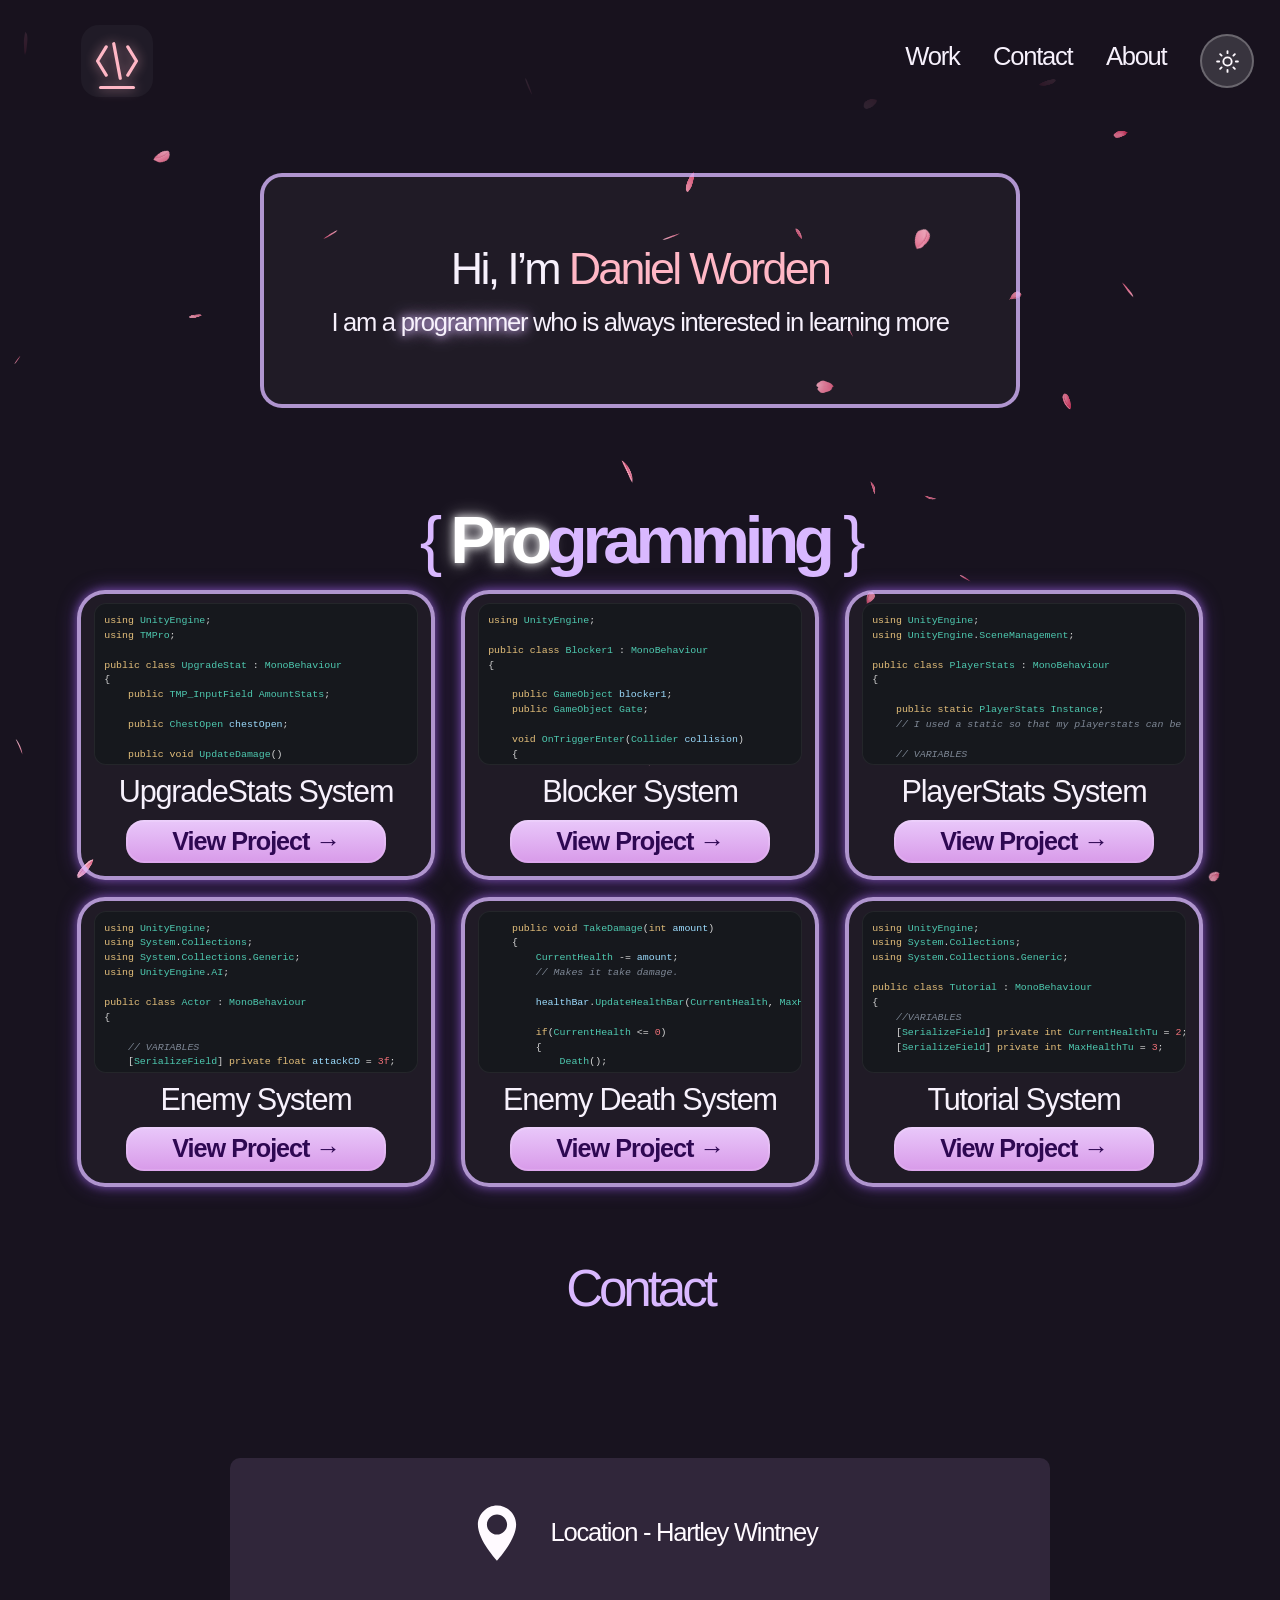
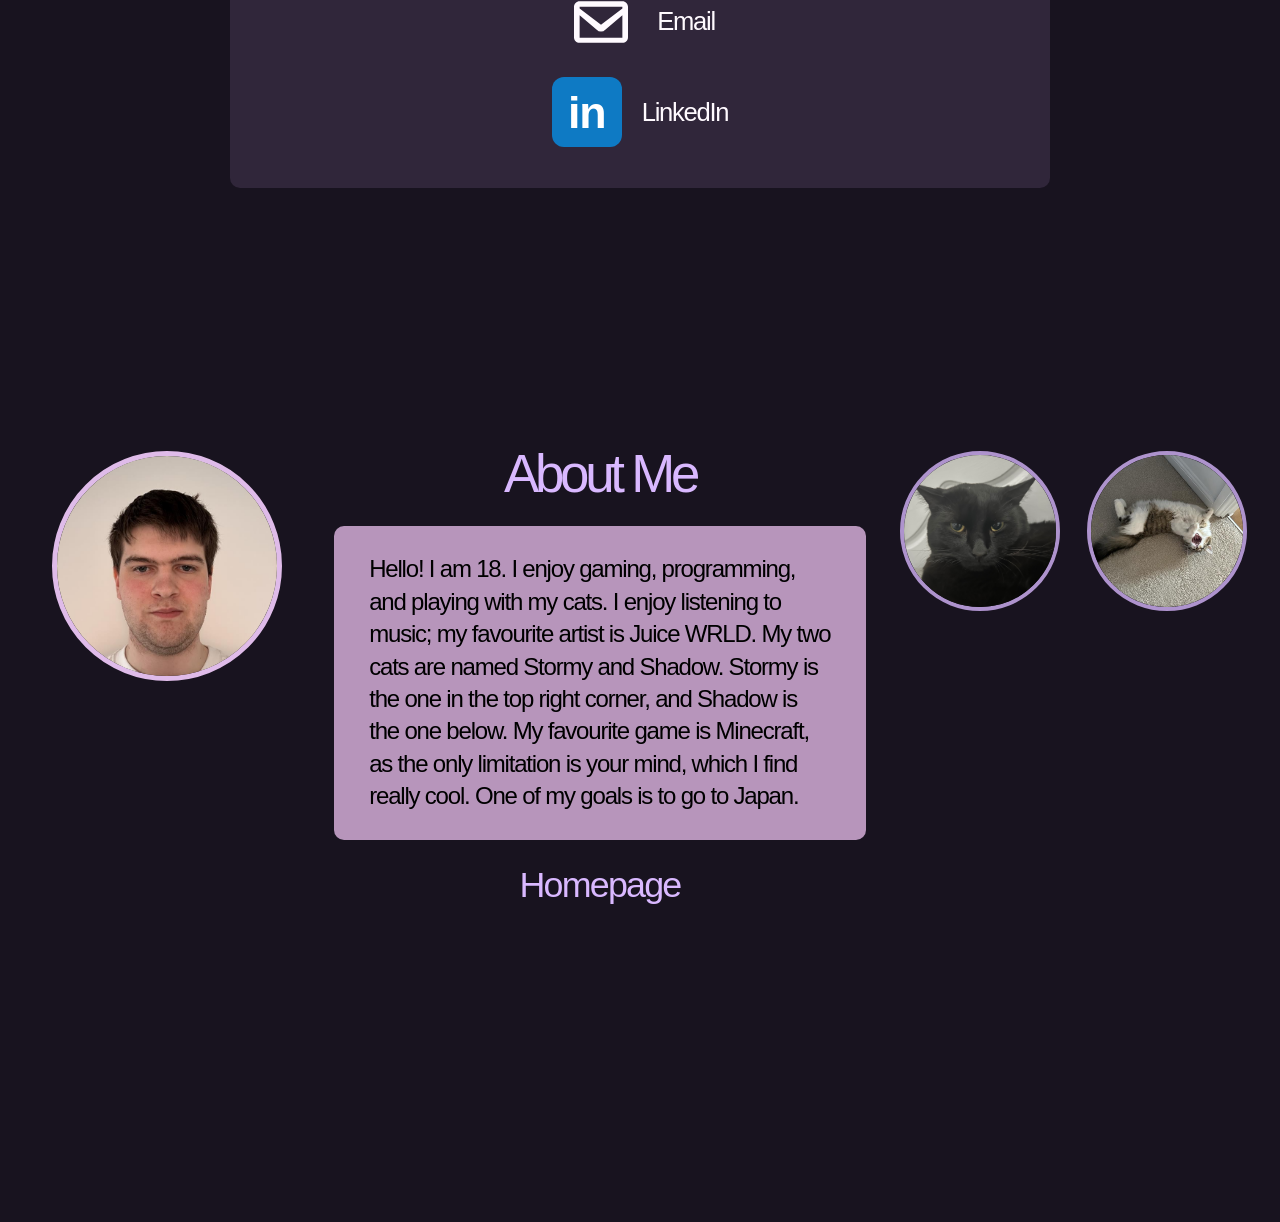
<file: index.html>
<!doctype html>
<html lang="en">
  <head>
    <meta charset="utf-8">
    <meta name="viewport" content="width=device-width, initial-scale=1">
    <meta name="theme-color" content="#43006c">
    <title>Portfolio | Daniel Worden</title>
    <meta name="description" content="Daniel Worden portfolio homepage">
    <link rel="stylesheet" href="css/styles.css?v=20261013h">
  </head>
  <body>
    <canvas class="sakura-canvas" aria-hidden="true"></canvas>

    <header class="site-header">
      <div class="brand-wrap">
        <a class="home-button" href="#home" aria-label="Go to homepage">
          <svg viewBox="0 0 100 100" aria-hidden="true" focusable="false">
            <path d="M30 24L14 50L30 76M70 24L86 50L70 76M44 18L56 82"/>
          </svg>
        </a>
      </div>

      <nav class="site-nav" aria-label="Main navigation">
        <a class="nav-link" href="#work">Work</a>
        <a class="nav-link" href="#contact">Contact</a>
        <a class="nav-link" href="#about">About</a>
        <button class="settings-button" type="button" aria-label="Switch to light mode" title="Switch to light mode">
          <svg class="theme-icon" viewBox="0 0 24 24" aria-hidden="true" focusable="false">
            <circle class="sun-core" cx="12" cy="12" r="4" />
            <path class="sun-rays" d="M12 2v2m0 16v2M4.93 4.93l1.42 1.42m11.3 11.3 1.42 1.42M2 12h2m16 0h2M4.93 19.07l1.42-1.42m11.3-11.3 1.42-1.42" />
            <path class="moon-shape" d="M20.2 15.1A8.5 8.5 0 0 1 8.9 3.8 8.5 8.5 0 1 0 20.2 15.1Z" />
          </svg>
        </button>
      </nav>
    </header>

    <main>
      <section id="home" class="panel home-panel">
        <div class="hero-card">
          <h1>Hi, I’m <span>Daniel Worden</span></h1>
          <p>
            I am a <span class="glow-word">programmer</span> who is always interested in learning more
          </p>
        </div>
      </section>

      <section id="work" class="panel work-panel">
        <h2 class="section-title">{ <span><span class="pro-highlight">Pro</span>gramming</span> }</h2>

        <div class="project-grid" aria-label="Programming work examples">
          <article class="project-card">
            <div class="project-preview preview-one code-preview" aria-hidden="true">
              <pre><code><span class="c-keyword">using</span> <span class="c-type">UnityEngine</span>;
<span class="c-keyword">using</span> <span class="c-type">TMPro</span>;

<span class="c-keyword">public</span> <span class="c-keyword">class</span> <span class="c-type">UpgradeStat</span> : <span class="c-type">MonoBehaviour</span>
{
    <span class="c-keyword">public</span> <span class="c-type">TMP_InputField</span> <span class="c-type">AmountStats</span>;

    <span class="c-keyword">public</span> <span class="c-type">ChestOpen</span> <span class="c-name">chestOpen</span>;

    <span class="c-keyword">public</span> <span class="c-keyword">void</span> <span class="c-type">UpdateDamage</span>()
    {
        <span class="c-keyword">if</span> (<span class="c-keyword">int</span>.<span class="c-type">TryParse</span>(<span class="c-type">AmountStats</span>.<span class="c-name">text</span>, <span class="c-keyword">out</span> <span class="c-keyword">int</span> <span class="c-name">amount</span>))
        {
            <span class="c-keyword">if</span> (<span class="c-type">StatsUI</span>.<span class="c-type">Points</span> &gt;= <span class="c-name">amount</span>) <span class="c-comment">// Checks to see if you have atleast one point</span>
            {
                <span class="c-name">chestOpen</span>.<span class="c-name">initialDamage</span> += <span class="c-number">1</span> * <span class="c-name">amount</span>;
                <span class="c-type">StatManager</span>.<span class="c-type">Instance</span>.<span class="c-name">damage</span> += <span class="c-number">1</span> * <span class="c-name">amount</span>;<span class="c-comment">// Goes to your statmanager script and adds + 1 to your speed variable</span>
                <span class="c-type">StatsUI</span>.<span class="c-type">Points</span> -= <span class="c-name">amount</span>;
            }
        }
    }

    <span class="c-keyword">public</span> <span class="c-keyword">void</span> <span class="c-type">UpdateSpeed</span>()
    {
        <span class="c-keyword">if</span> (<span class="c-keyword">int</span>.<span class="c-type">TryParse</span>(<span class="c-type">AmountStats</span>.<span class="c-name">text</span>, <span class="c-keyword">out</span> <span class="c-keyword">int</span> <span class="c-name">amount</span>))
        {
            <span class="c-keyword">if</span> (<span class="c-type">StatsUI</span>.<span class="c-type">Points</span> &gt;= <span class="c-name">amount</span>) <span class="c-comment">// Checks to see if you have atleast one point</span>
            {
                <span class="c-name">chestOpen</span>.<span class="c-name">initialSpeed</span> += <span class="c-number">1</span> * <span class="c-name">amount</span>;
                <span class="c-type">StatManager</span>.<span class="c-type">Instance</span>.<span class="c-type">MovementSpeed</span> += <span class="c-number">1</span> * <span class="c-name">amount</span>;<span class="c-comment">// Goes to your statmanager script and adds + 1 to your speed variable</span>
                <span class="c-type">StatsUI</span>.<span class="c-type">Points</span> -= <span class="c-name">amount</span>;
            }
        }
    }

    <span class="c-keyword">public</span> <span class="c-keyword">void</span> <span class="c-type">UpdateHealth</span>()
    {
        <span class="c-keyword">if</span> (<span class="c-keyword">int</span>.<span class="c-type">TryParse</span>(<span class="c-type">AmountStats</span>.<span class="c-name">text</span>, <span class="c-keyword">out</span> <span class="c-keyword">int</span> <span class="c-name">amount</span>))
        {
            <span class="c-keyword">if</span> (<span class="c-type">StatsUI</span>.<span class="c-type">Points</span> &gt;= <span class="c-name">amount</span>) <span class="c-comment">// Checks to see if you have atleast one point</span>
            {
                <span class="c-type">PlayerStats</span>.<span class="c-type">Instance</span>.<span class="c-name">maxHealth</span> += <span class="c-number">10</span> * <span class="c-name">amount</span>; <span class="c-comment">// Goes to your statmanager script and adds + 10 to your maxhealth variable</span>
                <span class="c-type">PlayerStats</span>.<span class="c-type">Instance</span>.<span class="c-name">currentHealth</span> += <span class="c-number">10</span> * <span class="c-name">amount</span>; <span class="c-comment">// Goes to your statmanager script and adds + 10 to your currenthealth variable</span>
                <span class="c-name">chestOpen</span>.<span class="c-name">initialHealth</span> += <span class="c-number">10</span> * <span class="c-name">amount</span>;
                <span class="c-type">PlayerStats</span>.<span class="c-type">Instance</span>.<span class="c-name">healthBar</span>.<span class="c-type">SetSliderMax</span>(<span class="c-type">PlayerStats</span>.<span class="c-type">Instance</span>.<span class="c-name">maxHealth</span>); <span class="c-comment">// Updates the slider max to make it so you can have more health</span>
                <span class="c-type">PlayerStats</span>.<span class="c-type">Instance</span>.<span class="c-name">healthBar</span>.<span class="c-type">SetSlider</span>(<span class="c-type">PlayerStats</span>.<span class="c-type">Instance</span>.<span class="c-name">currentHealth</span>); <span class="c-comment">// Updates the currenthealth variable from the playerstats script</span>
                <span class="c-type">StatsUI</span>.<span class="c-type">Points</span> -= <span class="c-name">amount</span>;
            }
        }

    }
}</code></pre>
            </div>
            <div class="project-label">UpgradeStats System</div>
            <a class="project-link" href="projects/project-1.html">View Project <span>→</span></a>
          </article>

          <article class="project-card">
            <div class="project-preview preview-two code-preview" aria-hidden="true">
              <pre><code><span class="c-keyword">using</span> <span class="c-type">UnityEngine</span>;

<span class="c-keyword">public</span> <span class="c-keyword">class</span> <span class="c-type">Blocker1</span> : <span class="c-type">MonoBehaviour</span>
{

    <span class="c-keyword">public</span> <span class="c-type">GameObject</span> <span class="c-name">blocker1</span>;
    <span class="c-keyword">public</span> <span class="c-type">GameObject</span> <span class="c-type">Gate</span>;

    <span class="c-keyword">void</span> <span class="c-type">OnTriggerEnter</span>(<span class="c-type">Collider</span> <span class="c-name">collision</span>)
    {
        <span class="c-keyword">if</span>(!<span class="c-name">collision</span>.<span class="c-type">CompareTag</span>(<span class="c-string">&quot;Player&quot;</span>)) <span class="c-keyword">return</span>;
        {
            <span class="c-type">Gate</span>.<span class="c-type">SetActive</span>(<span class="c-number">false</span>);
            <span class="c-name">blocker1</span>.<span class="c-type">SetActive</span>(<span class="c-number">true</span>);
        }
    }

}</code></pre>
            </div>
            <div class="project-label">Blocker System</div>
            <a class="project-link" href="projects/project-2.html">View Project <span>→</span></a>
          </article>

          <article class="project-card">
            <div class="project-preview preview-three code-preview" aria-hidden="true">
              <pre><code><span class="c-keyword">using</span> <span class="c-type">UnityEngine</span>;
<span class="c-keyword">using</span> <span class="c-type">UnityEngine</span>.<span class="c-type">SceneManagement</span>;

<span class="c-keyword">public</span> <span class="c-keyword">class</span> <span class="c-type">PlayerStats</span> : <span class="c-type">MonoBehaviour</span>
{

    <span class="c-keyword">public</span> <span class="c-keyword">static</span> <span class="c-type">PlayerStats</span> <span class="c-type">Instance</span>;
    <span class="c-comment">// I used a static so that my playerstats can be accessed from other scripts.</span>

    <span class="c-comment">// VARIABLES</span>
    <span class="c-keyword">public</span> <span class="c-keyword">float</span> <span class="c-name">maxHealth</span> = <span class="c-number">100f</span>;
    <span class="c-keyword">public</span> <span class="c-keyword">float</span> <span class="c-name">currentHealth</span>;
    <span class="c-keyword">public</span> <span class="c-keyword">float</span> <span class="c-type">MaxHealth</span> =&gt; <span class="c-name">maxHealth</span>;
    <span class="c-keyword">public</span> <span class="c-keyword">float</span> <span class="c-type">CurrentHealth</span> =&gt; <span class="c-name">currentHealth</span>;

    <span class="c-keyword">public</span> <span class="c-type">HealthBar</span> <span class="c-name">healthBar</span>; <span class="c-comment">// Lets you assign a healthbar in the inspector</span>

    <span class="c-keyword">private</span> <span class="c-keyword">void</span> <span class="c-type">Start</span>()
    {
        <span class="c-name">currentHealth</span> = <span class="c-name">maxHealth</span>;
        <span class="c-name">healthBar</span>.<span class="c-type">SetSliderMax</span>(<span class="c-name">maxHealth</span>);
        <span class="c-comment">// At the start of the game the current health is set to the max health</span>
    }
    <span class="c-keyword">private</span> <span class="c-keyword">void</span> <span class="c-type">Update</span>()
    {
        <span class="c-keyword">if</span> (<span class="c-name">currentHealth</span> &gt; <span class="c-name">maxHealth</span>)
            <span class="c-name">currentHealth</span> = <span class="c-name">maxHealth</span>;
        <span class="c-keyword">if</span> (<span class="c-name">currentHealth</span> &lt;= <span class="c-number">0</span>)
            <span class="c-type">Die</span>();
        <span class="c-comment">// Makes it so if current health reachs bellow 0 or 0 you die</span>
    }
    <span class="c-keyword">public</span> <span class="c-keyword">void</span> <span class="c-type">TakeDamage</span>(<span class="c-keyword">float</span> <span class="c-name">amount</span>)
    {
        <span class="c-name">currentHealth</span> -= <span class="c-name">amount</span>;
        <span class="c-name">healthBar</span>.<span class="c-type">SetSlider</span>(<span class="c-name">currentHealth</span>);
        <span class="c-comment">// This method is used to update the healthbar and is used to take damage</span>

    }
    <span class="c-keyword">public</span> <span class="c-keyword">void</span> <span class="c-type">HealPlayer</span>(<span class="c-keyword">float</span> <span class="c-name">amount</span>)
    {
        <span class="c-name">currentHealth</span> += <span class="c-name">amount</span>;
        <span class="c-name">healthBar</span>.<span class="c-type">SetSlider</span>(<span class="c-name">currentHealth</span>);
        <span class="c-comment">// This method is used to heal the player and update the health bar</span>
    }
    <span class="c-keyword">private</span> <span class="c-keyword">void</span> <span class="c-type">Die</span>()
    {
        <span class="c-type">UnityEngine</span>.<span class="c-type">SceneManagement</span>.<span class="c-type">SceneManager</span>.<span class="c-type">LoadScene</span>(<span class="c-string">&quot;End Menu&quot;</span>); <span class="c-comment">// Goes to my End Menu scene</span>
        <span class="c-type">Cursor</span>.<span class="c-name">visible</span> = <span class="c-number">true</span>; <span class="c-comment">// Sets my cursor visiblity to true</span>
        <span class="c-type">Cursor</span>.<span class="c-name">lockState</span> = <span class="c-type">CursorLockMode</span>.<span class="c-type">None</span>; <span class="c-comment">// This unlocks my cursor</span>
    }

    <span class="c-keyword">private</span> <span class="c-keyword">void</span> <span class="c-type">Awake</span>()
    {
        <span class="c-keyword">if</span>(<span class="c-type">Instance</span> == <span class="c-number">null</span>)
        <span class="c-type">Instance</span> = <span class="c-keyword">this</span>;
        <span class="c-keyword">else</span>
        <span class="c-type">Destroy</span>(<span class="c-name">gameObject</span>); <span class="c-comment">// Destroys the gameobject</span>
        <span class="c-comment">// Makes it so that there can&#x27;t be more than one playerstats in my game.</span>
    }
}</code></pre>
            </div>
            <div class="project-label">PlayerStats System</div>
            <a class="project-link" href="projects/project-3.html">View Project <span>→</span></a>
          </article>

          <article class="project-card">
            <div class="project-preview preview-four code-preview" aria-hidden="true">
              <pre><code><span class="c-keyword">using</span> <span class="c-type">UnityEngine</span>;
<span class="c-keyword">using</span> <span class="c-type">System</span>.<span class="c-type">Collections</span>;
<span class="c-keyword">using</span> <span class="c-type">System</span>.<span class="c-type">Collections</span>.<span class="c-type">Generic</span>;
<span class="c-keyword">using</span> <span class="c-type">UnityEngine</span>.<span class="c-type">AI</span>;

<span class="c-keyword">public</span> <span class="c-keyword">class</span> <span class="c-type">Actor</span> : <span class="c-type">MonoBehaviour</span>
{

    <span class="c-comment">// VARIABLES</span>
    [<span class="c-type">SerializeField</span>] <span class="c-keyword">private</span> <span class="c-keyword">float</span> <span class="c-name">attackCD</span> = <span class="c-number">3f</span>;
    [<span class="c-type">SerializeField</span>] <span class="c-keyword">private</span> <span class="c-keyword">float</span> <span class="c-name">attackRange</span> = <span class="c-number">1f</span>;
    [<span class="c-type">SerializeField</span>] <span class="c-keyword">private</span> <span class="c-keyword">float</span> <span class="c-name">aggroRange</span> = <span class="c-number">4f</span>;
    [<span class="c-type">SerializeField</span>] <span class="c-keyword">private</span> <span class="c-keyword">int</span> <span class="c-type">CurrentHealth</span> = <span class="c-number">2</span>;
    [<span class="c-type">SerializeField</span>] <span class="c-keyword">private</span> <span class="c-keyword">int</span> <span class="c-type">MaxHealth</span> = <span class="c-number">3</span>;
    [<span class="c-type">SerializeField</span>] <span class="c-keyword">private</span> <span class="c-keyword">int</span> <span class="c-type">ExpAmount</span>;
    <span class="c-keyword">public</span> <span class="c-keyword">float</span> <span class="c-type">DropChance</span> = <span class="c-number">1</span>;

    <span class="c-keyword">private</span> <span class="c-keyword">float</span> <span class="c-name">timePassed</span>;
    <span class="c-keyword">private</span> <span class="c-keyword">float</span> <span class="c-name">newDestinationCD</span> = <span class="c-number">0.5f</span>;

    [<span class="c-type">Header</span>(<span class="c-string">&quot;Assign in inspector&quot;</span>)]
    <span class="c-keyword">public</span> <span class="c-type">GameObject</span> <span class="c-type">Chest</span>;
    <span class="c-keyword">public</span> <span class="c-type">NavMeshAgent</span> <span class="c-name">agent</span>;
    <span class="c-keyword">public</span> <span class="c-type">Animator</span> <span class="c-name">animator</span>;
    <span class="c-keyword">public</span> <span class="c-type">GameObject</span> <span class="c-name">player</span>;
    <span class="c-keyword">public</span> <span class="c-type">FloatingHealthBar</span> <span class="c-name">healthBar</span>;


    <span class="c-keyword">private</span> <span class="c-keyword">void</span> <span class="c-type">Start</span>()
    {
        <span class="c-name">animator</span> = <span class="c-type">GetComponent</span>&lt;<span class="c-type">Animator</span>&gt;(); <span class="c-comment">// Finds where the animator component is</span>
        <span class="c-name">agent</span> = <span class="c-type">GetComponent</span>&lt;<span class="c-type">NavMeshAgent</span>&gt;(); <span class="c-comment">// Finds where the agent component is</span>
        <span class="c-name">player</span> = <span class="c-type">GameObject</span>.<span class="c-type">FindWithTag</span>(<span class="c-string">&quot;Player&quot;</span>); <span class="c-comment">// Find where the gameobject player with the tag player is</span>
        <span class="c-name">healthBar</span>.<span class="c-type">UpdateHealthBar</span>(<span class="c-type">CurrentHealth</span>, <span class="c-type">MaxHealth</span>); <span class="c-comment">// Updates the health bar at the start</span>
    }

    <span class="c-keyword">private</span> <span class="c-keyword">void</span> <span class="c-type">Update</span>()
    {
        <span class="c-name">animator</span>.<span class="c-type">SetFloat</span>(<span class="c-string">&quot;speed&quot;</span>, <span class="c-name">agent</span>.<span class="c-name">velocity</span>.<span class="c-name">magnitude</span> / <span class="c-name">agent</span>.<span class="c-name">speed</span>); <span class="c-comment">// Enables the float speed in the animator controller</span>

        <span class="c-keyword">if</span>(<span class="c-name">timePassed</span> &gt;= <span class="c-name">attackCD</span>) <span class="c-comment">// Checks if the cooldown is over</span>
        {
            <span class="c-keyword">if</span> (<span class="c-type">Vector3</span>.<span class="c-type">Distance</span>(<span class="c-name">player</span>.<span class="c-name">transform</span>.<span class="c-name">position</span>, <span class="c-name">transform</span>.<span class="c-name">position</span>) &lt;= <span class="c-name">aggroRange</span>)
            {
                <span class="c-name">animator</span>.<span class="c-type">SetTrigger</span>(<span class="c-string">&quot;attack&quot;</span>); <span class="c-comment">// Changes the animaton to attack</span>
                <span class="c-name">timePassed</span> = <span class="c-number">0</span>;
            }
        }
        <span class="c-name">timePassed</span> += <span class="c-type">Time</span>.<span class="c-name">deltaTime</span>;

        <span class="c-keyword">if</span> (<span class="c-name">newDestinationCD</span> &lt;= <span class="c-number">0</span> &amp;&amp; <span class="c-type">Vector3</span>.<span class="c-type">Distance</span>(<span class="c-name">player</span>.<span class="c-name">transform</span>.<span class="c-name">position</span>, <span class="c-name">transform</span>.<span class="c-name">position</span>) &lt;= <span class="c-name">aggroRange</span>)
        {
            <span class="c-name">newDestinationCD</span> = <span class="c-number">0.5f</span>;
            <span class="c-name">agent</span>.<span class="c-type">SetDestination</span>(<span class="c-name">player</span>.<span class="c-name">transform</span>.<span class="c-name">position</span>);
        }
        <span class="c-name">newDestinationCD</span> -= <span class="c-type">Time</span>.<span class="c-name">deltaTime</span>;
        <span class="c-comment">//transform.LookAt(player.transform);</span>
    }


    <span class="c-keyword">void</span> <span class="c-type">Awake</span>()
    {
        <span class="c-type">CurrentHealth</span> = <span class="c-type">MaxHealth</span>;
        <span class="c-comment">// Sets hp at the start.</span>

        <span class="c-name">healthBar</span> = <span class="c-type">GetComponentInChildren</span>&lt;<span class="c-type">FloatingHealthBar</span>&gt;(); <span class="c-comment">// Finds the health bar script</span>
    }
}</code></pre>
            </div>
            <div class="project-label">Enemy System</div>
            <a class="project-link" href="projects/project-4.html">View Project <span>→</span></a>
          </article>

          <article class="project-card">
            <div class="project-preview preview-five code-preview" aria-hidden="true">
              <pre><code>    <span class="c-keyword">public</span> <span class="c-keyword">void</span> <span class="c-type">TakeDamage</span>(<span class="c-keyword">int</span> <span class="c-name">amount</span>)
    {
        <span class="c-type">CurrentHealth</span> -= <span class="c-name">amount</span>;
        <span class="c-comment">// Makes it take damage.</span>

        <span class="c-name">healthBar</span>.<span class="c-type">UpdateHealthBar</span>(<span class="c-type">CurrentHealth</span>, <span class="c-type">MaxHealth</span>);

        <span class="c-keyword">if</span>(<span class="c-type">CurrentHealth</span> &lt;= <span class="c-number">0</span>)
        {
            <span class="c-type">Death</span>();
            <span class="c-type">ExpManager</span>.<span class="c-type">Instance</span>.<span class="c-type">AddExperience</span>(<span class="c-type">ExpAmount</span>);
            <span class="c-comment">// Call Death method when it hits 0 hp.</span>
        }
    }

    <span class="c-keyword">void</span> <span class="c-type">Death</span>()
    {
        <span class="c-type">KillManager</span>.<span class="c-type">PrintEnemyCount</span>();

        <span class="c-keyword">if</span> (<span class="c-type">Random</span>.<span class="c-name">value</span> &lt;= <span class="c-type">DropChance</span>)
        {
            <span class="c-type">RaycastHit</span> <span class="c-name">hit</span>;

            <span class="c-keyword">if</span> (<span class="c-type">Physics</span>.<span class="c-type">Raycast</span>(<span class="c-name">transform</span>.<span class="c-name">position</span> + <span class="c-type">Vector3</span>.<span class="c-name">up</span> * <span class="c-number">2f</span>, <span class="c-type">Vector3</span>.<span class="c-name">down</span>, <span class="c-keyword">out</span> <span class="c-name">hit</span>, <span class="c-number">10f</span>))
            {
                <span class="c-type">GameObject</span> <span class="c-name">newchest</span> = <span class="c-type">Instantiate</span>(<span class="c-type">Chest</span>, <span class="c-name">hit</span>.<span class="c-name">point</span> + <span class="c-type">Vector3</span>.<span class="c-name">down</span> * <span class="c-number">1f</span>, <span class="c-type">Quaternion</span>.<span class="c-name">identity</span>);
                <span class="c-name">newchest</span>.<span class="c-type">SetActive</span>(<span class="c-number">true</span>);
            }
            <span class="c-keyword">else</span>
            {
                <span class="c-type">Instantiate</span>(<span class="c-type">Chest</span>, <span class="c-name">transform</span>.<span class="c-name">position</span>, <span class="c-type">Quaternion</span>.<span class="c-name">identity</span>);
            }
        }

        <span class="c-type">Destroy</span>(<span class="c-name">gameObject</span>);
    }

    <span class="c-keyword">private</span> <span class="c-keyword">void</span> <span class="c-type">OnDrawGizmos</span>()
    {
        <span class="c-type">Gizmos</span>.<span class="c-name">color</span> = <span class="c-type">Color</span>.<span class="c-name">red</span>;
        <span class="c-type">Gizmos</span>.<span class="c-type">DrawWireSphere</span>(<span class="c-name">transform</span>.<span class="c-name">position</span>, <span class="c-name">attackRange</span>);
        <span class="c-type">Gizmos</span>.<span class="c-name">color</span> = <span class="c-type">Color</span>.<span class="c-name">yellow</span>;
        <span class="c-type">Gizmos</span>.<span class="c-type">DrawWireSphere</span>(<span class="c-name">transform</span>.<span class="c-name">position</span>, <span class="c-name">aggroRange</span>);
    }
}</code></pre>
            </div>
            <div class="project-label">Enemy Death System</div>
            <a class="project-link" href="projects/project-5.html">View Project <span>→</span></a>
          </article>

          <article class="project-card">
            <div class="project-preview preview-six code-preview" aria-hidden="true">
              <pre><code><span class="c-keyword">using</span> <span class="c-type">UnityEngine</span>;
<span class="c-keyword">using</span> <span class="c-type">System</span>.<span class="c-type">Collections</span>;
<span class="c-keyword">using</span> <span class="c-type">System</span>.<span class="c-type">Collections</span>.<span class="c-type">Generic</span>;

<span class="c-keyword">public</span> <span class="c-keyword">class</span> <span class="c-type">Tutorial</span> : <span class="c-type">MonoBehaviour</span>
{
    <span class="c-comment">//VARIABLES</span>
    [<span class="c-type">SerializeField</span>] <span class="c-keyword">private</span> <span class="c-keyword">int</span> <span class="c-type">CurrentHealthTu</span> = <span class="c-number">2</span>;
    [<span class="c-type">SerializeField</span>] <span class="c-keyword">private</span> <span class="c-keyword">int</span> <span class="c-type">MaxHealthTu</span> = <span class="c-number">3</span>;

    <span class="c-keyword">void</span> <span class="c-type">Awake</span>()
    {
        <span class="c-type">CurrentHealthTu</span> = <span class="c-type">MaxHealthTu</span>;
        <span class="c-comment">// Sets hp at the start.</span>
    }

    <span class="c-keyword">public</span> <span class="c-keyword">void</span> <span class="c-type">TakeDamage</span>(<span class="c-keyword">int</span> <span class="c-name">amountTu</span>)
    {
        <span class="c-type">CurrentHealthTu</span> -= <span class="c-name">amountTu</span>;
        <span class="c-comment">// Makes it take damage.</span>

        <span class="c-keyword">if</span>(<span class="c-type">CurrentHealthTu</span> &lt;= <span class="c-number">0</span>)
        {
            <span class="c-type">Death</span>();
            <span class="c-type">KillManager</span>.<span class="c-type">PrintEnemyCount</span>();
            <span class="c-comment">// Call Death method when it hits 0 hp.</span>
        }
    }

    <span class="c-keyword">void</span> <span class="c-type">Death</span>()
    {
        <span class="c-type">Destroy</span>(<span class="c-name">gameObject</span>);
        <span class="c-comment">// Death function</span>
        <span class="c-comment">// Temporary: Destroy Object</span>
    }
}</code></pre>
            </div>
            <div class="project-label">Tutorial System</div>
            <a class="project-link" href="projects/project-6.html">View Project <span>→</span></a>
          </article>
        </div>
      </section>

      <section id="contact" class="panel contact-panel">
        <h2 class="section-title">Contact</h2>

        <div class="contact-card" aria-label="Contact details">
          <a class="contact-row" href="https://www.google.com/maps/search/?api=1&amp;query=Hartley%20Wintney" target="_blank" rel="noopener noreferrer">
            <svg viewBox="0 0 64 64" class="contact-icon" aria-hidden="true">
              <path d="M32 6C22.3 6 14 14.2 14 24c0 14.9 18 34 18 34s18-19.1 18-34C50 14.2 41.7 6 32 6zm0 27.5c-5.2 0-9.5-4.3-9.5-9.5S26.8 14.5 32 14.5s9.5 4.3 9.5 9.5-4.3 9.5-9.5 9.5z" fill="currentColor"/>
            </svg>
            <span>Location - Hartley Wintney</span>
          </a>

          <a class="contact-row" href="mailto:daniel_worden@icloud.com">
            <svg viewBox="0 0 64 64" class="contact-icon mail-icon" aria-hidden="true">
              <path d="M8 18.5c0-2.8 2.2-5 5-5h38c2.8 0 5 2.2 5 5v27c0 2.8-2.2 5-5 5H13c-2.8 0-5-2.2-5-5v-27zm5 1.5 19 14.5 19-14.5v-1.5H13v1.5zm38 25V26.1L35.8 38.8a5 5 0 0 1-7.6 0L13 26.1v19.9h38z" fill="currentColor"/>
            </svg>
            <span>Email</span>
          </a>

          <a class="contact-row" href="https://www.linkedin.com/in/daniel-worden-45a08934b/" target="_blank" rel="noopener noreferrer">
            <span class="linkedin-mark" aria-hidden="true">in</span>
            <span>LinkedIn</span>
          </a>
        </div>
      </section>

      <section id="about" class="panel about-panel">
        <div class="portrait-frame">
          <img class="portrait-photo" src="Me.png" alt="Portrait of Daniel Worden">
        </div>

        <div class="about-content">
          <h2 class="section-title about-title">About Me</h2>

          <div class="about-card">
            <p>
              Hello! I am 18. I enjoy gaming, programming, and playing with my cats.
              I enjoy listening to music; my favourite artist is Juice WRLD. My two
              cats are named Stormy and Shadow. Stormy is the one in the top right
              corner, and Shadow is the one below. My favourite game is Minecraft, as
              the only limitation is your mind, which I find really cool. One of my
              goals is to go to Japan.
            </p>
          </div>

          <button class="home-link" type="button">Homepage</button>
        </div>

        <div class="cat-stage">
          <img class="cat-photo shadow-photo" src="Shadow.png" alt="Shadow, a black cat">
          <img class="cat-photo stormy-photo" src="Stormy.png" alt="Stormy, a white cat">
        </div>
      </section>
    </main>

    <aside class="now-playing" aria-label="Now playing">
      <div class="now-playing-art" aria-hidden="true">
        <img class="now-playing-cover" alt="">
        <svg viewBox="0 0 24 24" focusable="false">
          <path d="M9 18V5l12-2v13"/>
          <circle cx="6" cy="18" r="3"/>
          <circle cx="18" cy="16" r="3"/>
        </svg>
      </div>

      <div class="now-playing-info">
        <p class="now-playing-label">Now playing</p>
        <p class="now-playing-title"></p>
        <p class="now-playing-artist"></p>
      </div>

      <div class="now-playing-controls">
        <button class="now-playing-toggle" type="button" aria-label="Play">
          <svg class="play-icon" viewBox="0 0 24 24" aria-hidden="true" focusable="false">
            <path d="M8 5.5v13l10.5-6.5z"/>
          </svg>
          <svg class="pause-icon" viewBox="0 0 24 24" aria-hidden="true" focusable="false">
            <path d="M7 5h3.5v14H7zM13.5 5H17v14h-3.5z"/>
          </svg>
        </button>
        <button class="now-playing-skip" type="button" aria-label="Skip to next song" title="Skip to next song">
          <svg viewBox="0 0 24 24" aria-hidden="true" focusable="false">
            <path d="M6 5.5v13l9-6.5z"/>
            <path d="M16 5.5h2.5v13H16z"/>
          </svg>
        </button>
        <button class="now-playing-close" type="button" aria-label="Stop and close">
          <svg viewBox="0 0 24 24" aria-hidden="true" focusable="false">
            <path d="M6 6l12 12M18 6L6 18"/>
          </svg>
        </button>
      </div>

      <div class="now-playing-progress">
        <span class="now-playing-time">0:00</span>
        <div class="now-playing-bar"><span></span></div>
        <span class="now-playing-duration">0:00</span>
      </div>

      <p class="now-playing-credits"></p>
      <p class="now-playing-rights"></p>

      <audio class="now-playing-audio" preload="none"></audio>
    </aside>

    <script src="js/theme.js?v=20261013h"></script>
    <script src="js/script.js?v=20261013h"></script>
    <script src="js/sakura.js?v=20261013h"></script>
    <script src="js/music.js?v=20261013h"></script>
  </body>
</html>
</file>
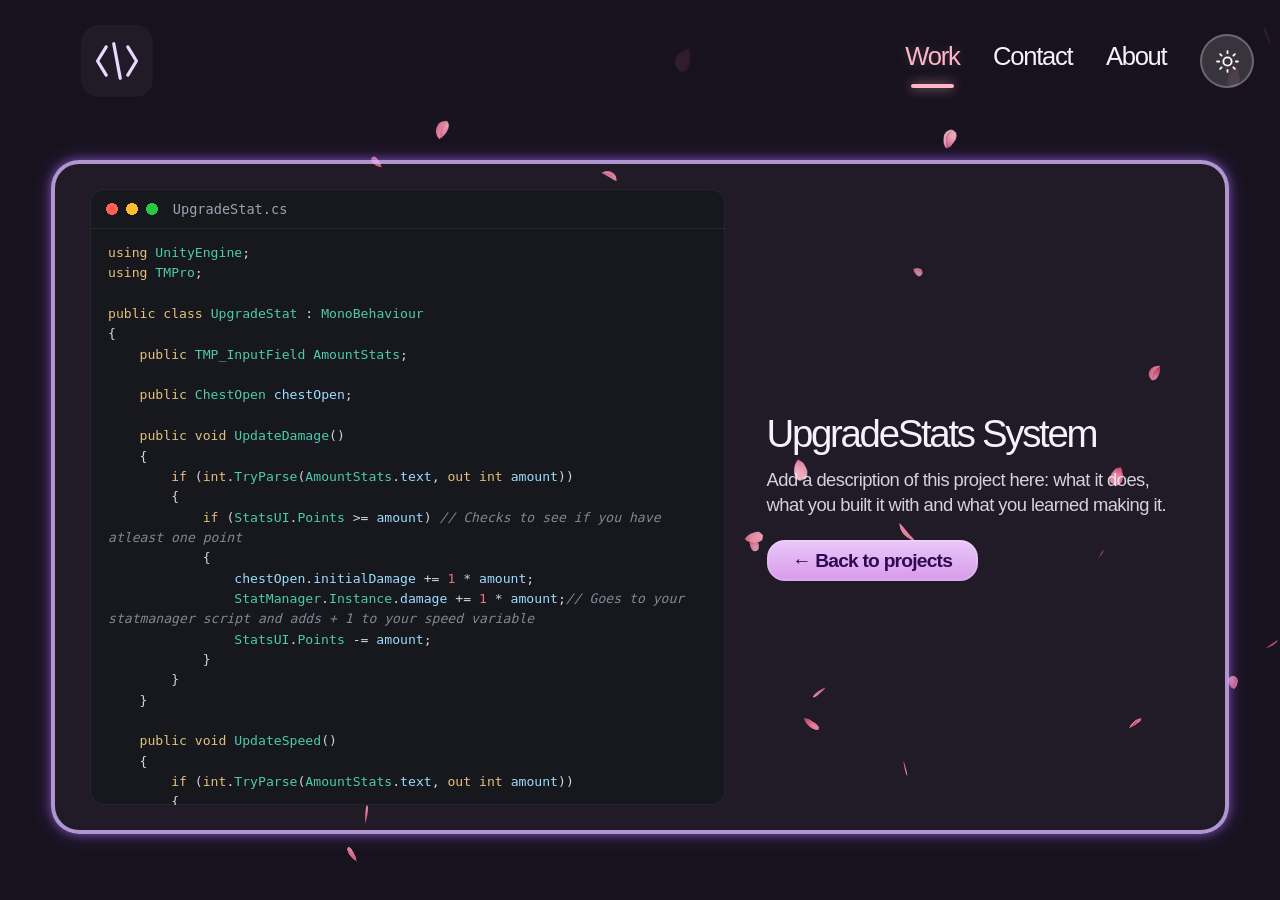
<file: projects/project-1.html>
<!doctype html>
<html lang="en">
  <head>
    <meta charset="utf-8">
    <meta name="viewport" content="width=device-width, initial-scale=1">
    <meta name="theme-color" content="#43006c">
    <title>UpgradeStats System | Daniel Worden</title>
    <meta name="description" content="UpgradeStats System, a Unity project by Daniel Worden">
    <link rel="stylesheet" href="../css/styles.css?v=20261013h">
  </head>
  <body>
    <canvas class="sakura-canvas" aria-hidden="true"></canvas>

    <header class="site-header">
      <div class="brand-wrap">
        <a class="home-button" href="../index.html" aria-label="Go to homepage">
          <svg viewBox="0 0 100 100" aria-hidden="true" focusable="false">
            <path d="M30 24L14 50L30 76M70 24L86 50L70 76M44 18L56 82"/>
          </svg>
        </a>
      </div>

      <nav class="site-nav" aria-label="Main navigation">
        <a class="nav-link is-current" href="../index.html#work" aria-current="page">Work</a>
        <a class="nav-link" href="../index.html#contact">Contact</a>
        <a class="nav-link" href="../index.html#about">About</a>
        <button class="settings-button" type="button" aria-label="Switch to light mode" title="Switch to light mode">
          <svg class="theme-icon" viewBox="0 0 24 24" aria-hidden="true" focusable="false">
            <circle class="sun-core" cx="12" cy="12" r="4" />
            <path class="sun-rays" d="M12 2v2m0 16v2M4.93 4.93l1.42 1.42m11.3 11.3 1.42 1.42M2 12h2m16 0h2M4.93 19.07l1.42-1.42m11.3-11.3 1.42-1.42" />
            <path class="moon-shape" d="M20.2 15.1A8.5 8.5 0 0 1 8.9 3.8 8.5 8.5 0 1 0 20.2 15.1Z" />
          </svg>
        </button>
      </nav>
    </header>

    <main>
      <section class="panel project-page">
        <article class="project-detail project-detail--split">
          <figure class="code-window">
            <figcaption><span class="code-dots" aria-hidden="true"></span>UpgradeStat.cs</figcaption>
            <pre tabindex="0"><code><span class="c-keyword">using</span> <span class="c-type">UnityEngine</span>;
<span class="c-keyword">using</span> <span class="c-type">TMPro</span>;

<span class="c-keyword">public</span> <span class="c-keyword">class</span> <span class="c-type">UpgradeStat</span> : <span class="c-type">MonoBehaviour</span>
{
    <span class="c-keyword">public</span> <span class="c-type">TMP_InputField</span> <span class="c-type">AmountStats</span>;

    <span class="c-keyword">public</span> <span class="c-type">ChestOpen</span> <span class="c-name">chestOpen</span>;

    <span class="c-keyword">public</span> <span class="c-keyword">void</span> <span class="c-type">UpdateDamage</span>()
    {
        <span class="c-keyword">if</span> (<span class="c-keyword">int</span>.<span class="c-type">TryParse</span>(<span class="c-type">AmountStats</span>.<span class="c-name">text</span>, <span class="c-keyword">out</span> <span class="c-keyword">int</span> <span class="c-name">amount</span>))
        {
            <span class="c-keyword">if</span> (<span class="c-type">StatsUI</span>.<span class="c-type">Points</span> &gt;= <span class="c-name">amount</span>) <span class="c-comment">// Checks to see if you have atleast one point</span>
            {
                <span class="c-name">chestOpen</span>.<span class="c-name">initialDamage</span> += <span class="c-number">1</span> * <span class="c-name">amount</span>;
                <span class="c-type">StatManager</span>.<span class="c-type">Instance</span>.<span class="c-name">damage</span> += <span class="c-number">1</span> * <span class="c-name">amount</span>;<span class="c-comment">// Goes to your statmanager script and adds + 1 to your speed variable</span>
                <span class="c-type">StatsUI</span>.<span class="c-type">Points</span> -= <span class="c-name">amount</span>;
            }
        }
    }

    <span class="c-keyword">public</span> <span class="c-keyword">void</span> <span class="c-type">UpdateSpeed</span>()
    {
        <span class="c-keyword">if</span> (<span class="c-keyword">int</span>.<span class="c-type">TryParse</span>(<span class="c-type">AmountStats</span>.<span class="c-name">text</span>, <span class="c-keyword">out</span> <span class="c-keyword">int</span> <span class="c-name">amount</span>))
        {
            <span class="c-keyword">if</span> (<span class="c-type">StatsUI</span>.<span class="c-type">Points</span> &gt;= <span class="c-name">amount</span>) <span class="c-comment">// Checks to see if you have atleast one point</span>
            {
                <span class="c-name">chestOpen</span>.<span class="c-name">initialSpeed</span> += <span class="c-number">1</span> * <span class="c-name">amount</span>;
                <span class="c-type">StatManager</span>.<span class="c-type">Instance</span>.<span class="c-type">MovementSpeed</span> += <span class="c-number">1</span> * <span class="c-name">amount</span>;<span class="c-comment">// Goes to your statmanager script and adds + 1 to your speed variable</span>
                <span class="c-type">StatsUI</span>.<span class="c-type">Points</span> -= <span class="c-name">amount</span>;
            }
        }
    }

    <span class="c-keyword">public</span> <span class="c-keyword">void</span> <span class="c-type">UpdateHealth</span>()
    {
        <span class="c-keyword">if</span> (<span class="c-keyword">int</span>.<span class="c-type">TryParse</span>(<span class="c-type">AmountStats</span>.<span class="c-name">text</span>, <span class="c-keyword">out</span> <span class="c-keyword">int</span> <span class="c-name">amount</span>))
        {
            <span class="c-keyword">if</span> (<span class="c-type">StatsUI</span>.<span class="c-type">Points</span> &gt;= <span class="c-name">amount</span>) <span class="c-comment">// Checks to see if you have atleast one point</span>
            {
                <span class="c-type">PlayerStats</span>.<span class="c-type">Instance</span>.<span class="c-name">maxHealth</span> += <span class="c-number">10</span> * <span class="c-name">amount</span>; <span class="c-comment">// Goes to your statmanager script and adds + 10 to your maxhealth variable</span>
                <span class="c-type">PlayerStats</span>.<span class="c-type">Instance</span>.<span class="c-name">currentHealth</span> += <span class="c-number">10</span> * <span class="c-name">amount</span>; <span class="c-comment">// Goes to your statmanager script and adds + 10 to your currenthealth variable</span>
                <span class="c-name">chestOpen</span>.<span class="c-name">initialHealth</span> += <span class="c-number">10</span> * <span class="c-name">amount</span>;
                <span class="c-type">PlayerStats</span>.<span class="c-type">Instance</span>.<span class="c-name">healthBar</span>.<span class="c-type">SetSliderMax</span>(<span class="c-type">PlayerStats</span>.<span class="c-type">Instance</span>.<span class="c-name">maxHealth</span>); <span class="c-comment">// Updates the slider max to make it so you can have more health</span>
                <span class="c-type">PlayerStats</span>.<span class="c-type">Instance</span>.<span class="c-name">healthBar</span>.<span class="c-type">SetSlider</span>(<span class="c-type">PlayerStats</span>.<span class="c-type">Instance</span>.<span class="c-name">currentHealth</span>); <span class="c-comment">// Updates the currenthealth variable from the playerstats script</span>
                <span class="c-type">StatsUI</span>.<span class="c-type">Points</span> -= <span class="c-name">amount</span>;
            }
        }

    }
}</code></pre>
          </figure>
          <div class="project-text">
            <h1>UpgradeStats System</h1>
            <p>
              Add a description of this project here: what it does, what you built it with and what
              you learned making it.
            </p>
            <a class="project-link" href="../index.html#work"><span>←</span> Back to projects</a>
          </div>
        </article>
      </section>
    </main>

    <script src="../js/theme.js?v=20261013h"></script>
    <script src="../js/sakura.js?v=20261013h"></script>
  </body>
</html>
</file>
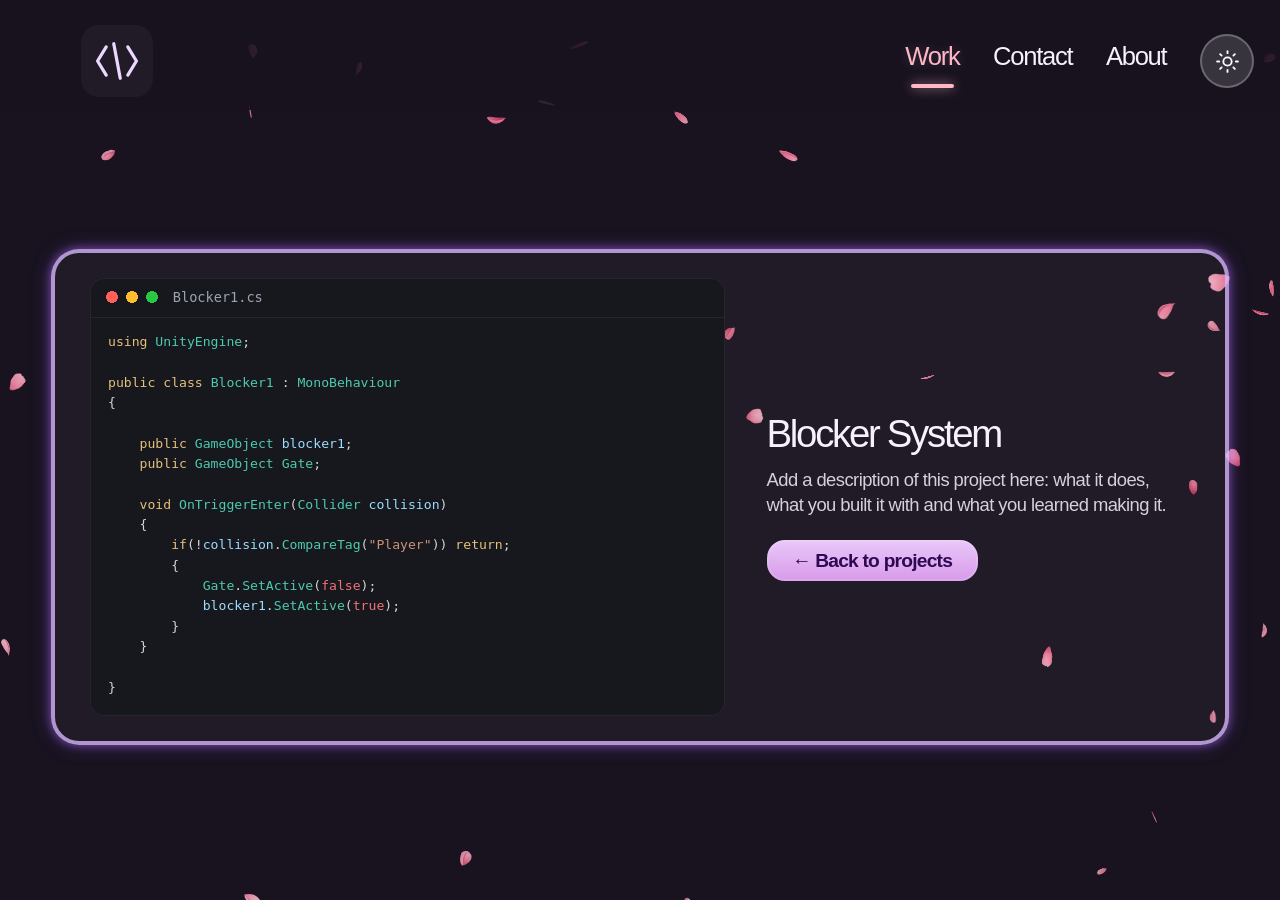
<file: projects/project-2.html>
<!doctype html>
<html lang="en">
  <head>
    <meta charset="utf-8">
    <meta name="viewport" content="width=device-width, initial-scale=1">
    <meta name="theme-color" content="#43006c">
    <title>Blocker System | Daniel Worden</title>
    <meta name="description" content="Blocker System, a Unity project by Daniel Worden">
    <link rel="stylesheet" href="../css/styles.css?v=20261013h">
  </head>
  <body>
    <canvas class="sakura-canvas" aria-hidden="true"></canvas>

    <header class="site-header">
      <div class="brand-wrap">
        <a class="home-button" href="../index.html" aria-label="Go to homepage">
          <svg viewBox="0 0 100 100" aria-hidden="true" focusable="false">
            <path d="M30 24L14 50L30 76M70 24L86 50L70 76M44 18L56 82"/>
          </svg>
        </a>
      </div>

      <nav class="site-nav" aria-label="Main navigation">
        <a class="nav-link is-current" href="../index.html#work" aria-current="page">Work</a>
        <a class="nav-link" href="../index.html#contact">Contact</a>
        <a class="nav-link" href="../index.html#about">About</a>
        <button class="settings-button" type="button" aria-label="Switch to light mode" title="Switch to light mode">
          <svg class="theme-icon" viewBox="0 0 24 24" aria-hidden="true" focusable="false">
            <circle class="sun-core" cx="12" cy="12" r="4" />
            <path class="sun-rays" d="M12 2v2m0 16v2M4.93 4.93l1.42 1.42m11.3 11.3 1.42 1.42M2 12h2m16 0h2M4.93 19.07l1.42-1.42m11.3-11.3 1.42-1.42" />
            <path class="moon-shape" d="M20.2 15.1A8.5 8.5 0 0 1 8.9 3.8 8.5 8.5 0 1 0 20.2 15.1Z" />
          </svg>
        </button>
      </nav>
    </header>

    <main>
      <section class="panel project-page">
        <article class="project-detail project-detail--split">
          <figure class="code-window">
            <figcaption><span class="code-dots" aria-hidden="true"></span>Blocker1.cs</figcaption>
            <pre tabindex="0"><code><span class="c-keyword">using</span> <span class="c-type">UnityEngine</span>;

<span class="c-keyword">public</span> <span class="c-keyword">class</span> <span class="c-type">Blocker1</span> : <span class="c-type">MonoBehaviour</span>
{

    <span class="c-keyword">public</span> <span class="c-type">GameObject</span> <span class="c-name">blocker1</span>;
    <span class="c-keyword">public</span> <span class="c-type">GameObject</span> <span class="c-type">Gate</span>;

    <span class="c-keyword">void</span> <span class="c-type">OnTriggerEnter</span>(<span class="c-type">Collider</span> <span class="c-name">collision</span>)
    {
        <span class="c-keyword">if</span>(!<span class="c-name">collision</span>.<span class="c-type">CompareTag</span>(<span class="c-string">&quot;Player&quot;</span>)) <span class="c-keyword">return</span>;
        {
            <span class="c-type">Gate</span>.<span class="c-type">SetActive</span>(<span class="c-number">false</span>);
            <span class="c-name">blocker1</span>.<span class="c-type">SetActive</span>(<span class="c-number">true</span>);
        }
    }

}</code></pre>
          </figure>
          <div class="project-text">
            <h1>Blocker System</h1>
            <p>
              Add a description of this project here: what it does, what you built it with and what
              you learned making it.
            </p>
            <a class="project-link" href="../index.html#work"><span>←</span> Back to projects</a>
          </div>
        </article>
      </section>
    </main>

    <script src="../js/theme.js?v=20261013h"></script>
    <script src="../js/sakura.js?v=20261013h"></script>
  </body>
</html>
</file>
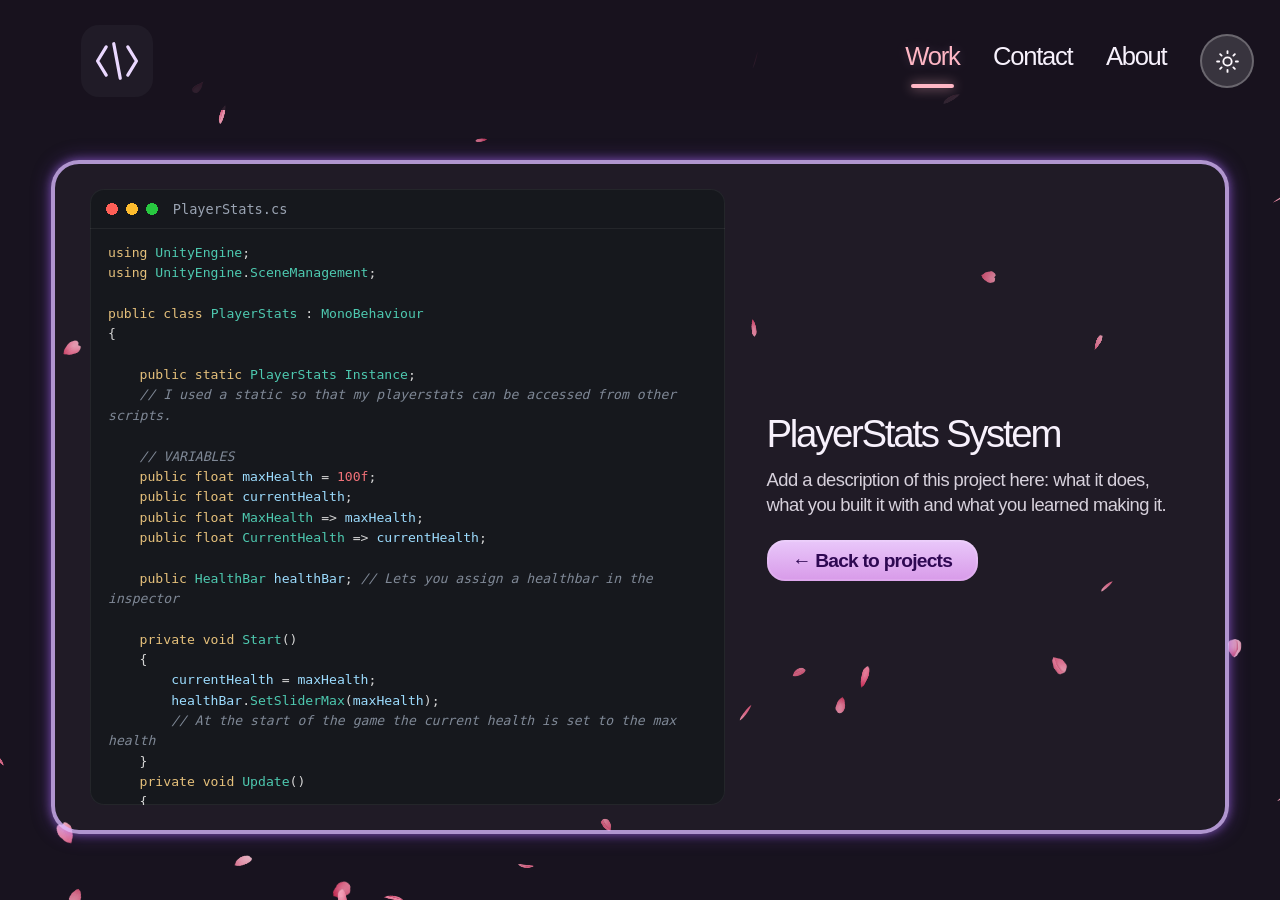
<file: projects/project-3.html>
<!doctype html>
<html lang="en">
  <head>
    <meta charset="utf-8">
    <meta name="viewport" content="width=device-width, initial-scale=1">
    <meta name="theme-color" content="#43006c">
    <title>PlayerStats System | Daniel Worden</title>
    <meta name="description" content="PlayerStats System, a Unity project by Daniel Worden">
    <link rel="stylesheet" href="../css/styles.css?v=20261013h">
  </head>
  <body>
    <canvas class="sakura-canvas" aria-hidden="true"></canvas>

    <header class="site-header">
      <div class="brand-wrap">
        <a class="home-button" href="../index.html" aria-label="Go to homepage">
          <svg viewBox="0 0 100 100" aria-hidden="true" focusable="false">
            <path d="M30 24L14 50L30 76M70 24L86 50L70 76M44 18L56 82"/>
          </svg>
        </a>
      </div>

      <nav class="site-nav" aria-label="Main navigation">
        <a class="nav-link is-current" href="../index.html#work" aria-current="page">Work</a>
        <a class="nav-link" href="../index.html#contact">Contact</a>
        <a class="nav-link" href="../index.html#about">About</a>
        <button class="settings-button" type="button" aria-label="Switch to light mode" title="Switch to light mode">
          <svg class="theme-icon" viewBox="0 0 24 24" aria-hidden="true" focusable="false">
            <circle class="sun-core" cx="12" cy="12" r="4" />
            <path class="sun-rays" d="M12 2v2m0 16v2M4.93 4.93l1.42 1.42m11.3 11.3 1.42 1.42M2 12h2m16 0h2M4.93 19.07l1.42-1.42m11.3-11.3 1.42-1.42" />
            <path class="moon-shape" d="M20.2 15.1A8.5 8.5 0 0 1 8.9 3.8 8.5 8.5 0 1 0 20.2 15.1Z" />
          </svg>
        </button>
      </nav>
    </header>

    <main>
      <section class="panel project-page">
        <article class="project-detail project-detail--split">
          <figure class="code-window">
            <figcaption><span class="code-dots" aria-hidden="true"></span>PlayerStats.cs</figcaption>
            <pre tabindex="0"><code><span class="c-keyword">using</span> <span class="c-type">UnityEngine</span>;
<span class="c-keyword">using</span> <span class="c-type">UnityEngine</span>.<span class="c-type">SceneManagement</span>;

<span class="c-keyword">public</span> <span class="c-keyword">class</span> <span class="c-type">PlayerStats</span> : <span class="c-type">MonoBehaviour</span>
{

    <span class="c-keyword">public</span> <span class="c-keyword">static</span> <span class="c-type">PlayerStats</span> <span class="c-type">Instance</span>;
    <span class="c-comment">// I used a static so that my playerstats can be accessed from other scripts.</span>

    <span class="c-comment">// VARIABLES</span>
    <span class="c-keyword">public</span> <span class="c-keyword">float</span> <span class="c-name">maxHealth</span> = <span class="c-number">100f</span>;
    <span class="c-keyword">public</span> <span class="c-keyword">float</span> <span class="c-name">currentHealth</span>;
    <span class="c-keyword">public</span> <span class="c-keyword">float</span> <span class="c-type">MaxHealth</span> =&gt; <span class="c-name">maxHealth</span>;
    <span class="c-keyword">public</span> <span class="c-keyword">float</span> <span class="c-type">CurrentHealth</span> =&gt; <span class="c-name">currentHealth</span>;

    <span class="c-keyword">public</span> <span class="c-type">HealthBar</span> <span class="c-name">healthBar</span>; <span class="c-comment">// Lets you assign a healthbar in the inspector</span>

    <span class="c-keyword">private</span> <span class="c-keyword">void</span> <span class="c-type">Start</span>()
    {
        <span class="c-name">currentHealth</span> = <span class="c-name">maxHealth</span>;
        <span class="c-name">healthBar</span>.<span class="c-type">SetSliderMax</span>(<span class="c-name">maxHealth</span>);
        <span class="c-comment">// At the start of the game the current health is set to the max health</span>
    }
    <span class="c-keyword">private</span> <span class="c-keyword">void</span> <span class="c-type">Update</span>()
    {
        <span class="c-keyword">if</span> (<span class="c-name">currentHealth</span> &gt; <span class="c-name">maxHealth</span>)
            <span class="c-name">currentHealth</span> = <span class="c-name">maxHealth</span>;
        <span class="c-keyword">if</span> (<span class="c-name">currentHealth</span> &lt;= <span class="c-number">0</span>)
            <span class="c-type">Die</span>();
        <span class="c-comment">// Makes it so if current health reachs bellow 0 or 0 you die</span>
    }
    <span class="c-keyword">public</span> <span class="c-keyword">void</span> <span class="c-type">TakeDamage</span>(<span class="c-keyword">float</span> <span class="c-name">amount</span>)
    {
        <span class="c-name">currentHealth</span> -= <span class="c-name">amount</span>;
        <span class="c-name">healthBar</span>.<span class="c-type">SetSlider</span>(<span class="c-name">currentHealth</span>);
        <span class="c-comment">// This method is used to update the healthbar and is used to take damage</span>

    }
    <span class="c-keyword">public</span> <span class="c-keyword">void</span> <span class="c-type">HealPlayer</span>(<span class="c-keyword">float</span> <span class="c-name">amount</span>)
    {
        <span class="c-name">currentHealth</span> += <span class="c-name">amount</span>;
        <span class="c-name">healthBar</span>.<span class="c-type">SetSlider</span>(<span class="c-name">currentHealth</span>);
        <span class="c-comment">// This method is used to heal the player and update the health bar</span>
    }
    <span class="c-keyword">private</span> <span class="c-keyword">void</span> <span class="c-type">Die</span>()
    {
        <span class="c-type">UnityEngine</span>.<span class="c-type">SceneManagement</span>.<span class="c-type">SceneManager</span>.<span class="c-type">LoadScene</span>(<span class="c-string">&quot;End Menu&quot;</span>); <span class="c-comment">// Goes to my End Menu scene</span>
        <span class="c-type">Cursor</span>.<span class="c-name">visible</span> = <span class="c-number">true</span>; <span class="c-comment">// Sets my cursor visiblity to true</span>
        <span class="c-type">Cursor</span>.<span class="c-name">lockState</span> = <span class="c-type">CursorLockMode</span>.<span class="c-type">None</span>; <span class="c-comment">// This unlocks my cursor</span>
    }

    <span class="c-keyword">private</span> <span class="c-keyword">void</span> <span class="c-type">Awake</span>()
    {
        <span class="c-keyword">if</span>(<span class="c-type">Instance</span> == <span class="c-number">null</span>)
        <span class="c-type">Instance</span> = <span class="c-keyword">this</span>;
        <span class="c-keyword">else</span>
        <span class="c-type">Destroy</span>(<span class="c-name">gameObject</span>); <span class="c-comment">// Destroys the gameobject</span>
        <span class="c-comment">// Makes it so that there can&#x27;t be more than one playerstats in my game.</span>
    }
}</code></pre>
          </figure>
          <div class="project-text">
            <h1>PlayerStats System</h1>
            <p>
              Add a description of this project here: what it does, what you built it with and what
              you learned making it.
            </p>
            <a class="project-link" href="../index.html#work"><span>←</span> Back to projects</a>
          </div>
        </article>
      </section>
    </main>

    <script src="../js/theme.js?v=20261013h"></script>
    <script src="../js/sakura.js?v=20261013h"></script>
  </body>
</html>
</file>
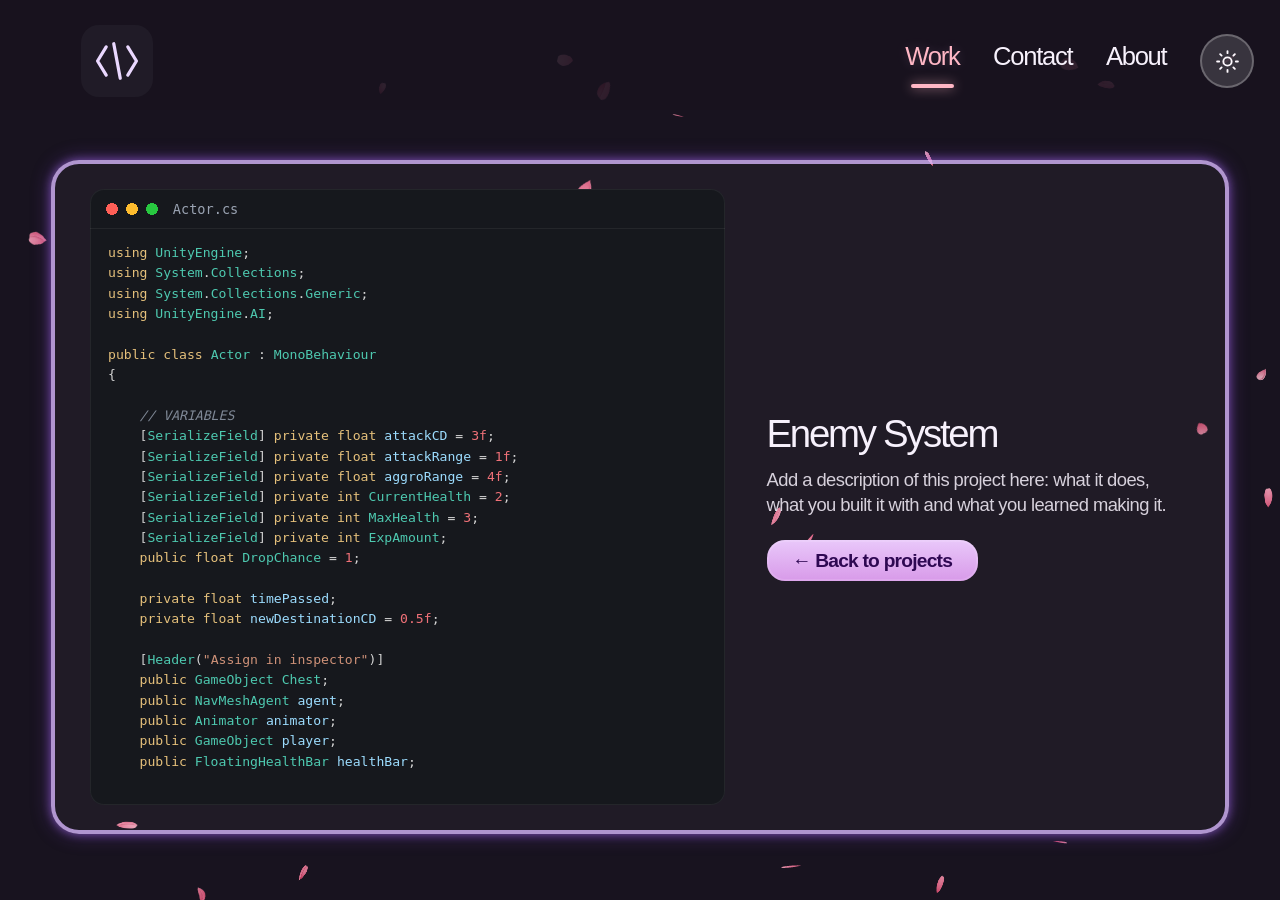
<file: projects/project-4.html>
<!doctype html>
<html lang="en">
  <head>
    <meta charset="utf-8">
    <meta name="viewport" content="width=device-width, initial-scale=1">
    <meta name="theme-color" content="#43006c">
    <title>Enemy System | Daniel Worden</title>
    <meta name="description" content="Enemy System, a Unity project by Daniel Worden">
    <link rel="stylesheet" href="../css/styles.css?v=20261013h">
  </head>
  <body>
    <canvas class="sakura-canvas" aria-hidden="true"></canvas>

    <header class="site-header">
      <div class="brand-wrap">
        <a class="home-button" href="../index.html" aria-label="Go to homepage">
          <svg viewBox="0 0 100 100" aria-hidden="true" focusable="false">
            <path d="M30 24L14 50L30 76M70 24L86 50L70 76M44 18L56 82"/>
          </svg>
        </a>
      </div>

      <nav class="site-nav" aria-label="Main navigation">
        <a class="nav-link is-current" href="../index.html#work" aria-current="page">Work</a>
        <a class="nav-link" href="../index.html#contact">Contact</a>
        <a class="nav-link" href="../index.html#about">About</a>
        <button class="settings-button" type="button" aria-label="Switch to light mode" title="Switch to light mode">
          <svg class="theme-icon" viewBox="0 0 24 24" aria-hidden="true" focusable="false">
            <circle class="sun-core" cx="12" cy="12" r="4" />
            <path class="sun-rays" d="M12 2v2m0 16v2M4.93 4.93l1.42 1.42m11.3 11.3 1.42 1.42M2 12h2m16 0h2M4.93 19.07l1.42-1.42m11.3-11.3 1.42-1.42" />
            <path class="moon-shape" d="M20.2 15.1A8.5 8.5 0 0 1 8.9 3.8 8.5 8.5 0 1 0 20.2 15.1Z" />
          </svg>
        </button>
      </nav>
    </header>

    <main>
      <section class="panel project-page">
        <article class="project-detail project-detail--split">
          <figure class="code-window">
            <figcaption><span class="code-dots" aria-hidden="true"></span>Actor.cs</figcaption>
            <pre tabindex="0"><code><span class="c-keyword">using</span> <span class="c-type">UnityEngine</span>;
<span class="c-keyword">using</span> <span class="c-type">System</span>.<span class="c-type">Collections</span>;
<span class="c-keyword">using</span> <span class="c-type">System</span>.<span class="c-type">Collections</span>.<span class="c-type">Generic</span>;
<span class="c-keyword">using</span> <span class="c-type">UnityEngine</span>.<span class="c-type">AI</span>;

<span class="c-keyword">public</span> <span class="c-keyword">class</span> <span class="c-type">Actor</span> : <span class="c-type">MonoBehaviour</span>
{

    <span class="c-comment">// VARIABLES</span>
    [<span class="c-type">SerializeField</span>] <span class="c-keyword">private</span> <span class="c-keyword">float</span> <span class="c-name">attackCD</span> = <span class="c-number">3f</span>;
    [<span class="c-type">SerializeField</span>] <span class="c-keyword">private</span> <span class="c-keyword">float</span> <span class="c-name">attackRange</span> = <span class="c-number">1f</span>;
    [<span class="c-type">SerializeField</span>] <span class="c-keyword">private</span> <span class="c-keyword">float</span> <span class="c-name">aggroRange</span> = <span class="c-number">4f</span>;
    [<span class="c-type">SerializeField</span>] <span class="c-keyword">private</span> <span class="c-keyword">int</span> <span class="c-type">CurrentHealth</span> = <span class="c-number">2</span>;
    [<span class="c-type">SerializeField</span>] <span class="c-keyword">private</span> <span class="c-keyword">int</span> <span class="c-type">MaxHealth</span> = <span class="c-number">3</span>;
    [<span class="c-type">SerializeField</span>] <span class="c-keyword">private</span> <span class="c-keyword">int</span> <span class="c-type">ExpAmount</span>;
    <span class="c-keyword">public</span> <span class="c-keyword">float</span> <span class="c-type">DropChance</span> = <span class="c-number">1</span>;

    <span class="c-keyword">private</span> <span class="c-keyword">float</span> <span class="c-name">timePassed</span>;
    <span class="c-keyword">private</span> <span class="c-keyword">float</span> <span class="c-name">newDestinationCD</span> = <span class="c-number">0.5f</span>;

    [<span class="c-type">Header</span>(<span class="c-string">&quot;Assign in inspector&quot;</span>)]
    <span class="c-keyword">public</span> <span class="c-type">GameObject</span> <span class="c-type">Chest</span>;
    <span class="c-keyword">public</span> <span class="c-type">NavMeshAgent</span> <span class="c-name">agent</span>;
    <span class="c-keyword">public</span> <span class="c-type">Animator</span> <span class="c-name">animator</span>;
    <span class="c-keyword">public</span> <span class="c-type">GameObject</span> <span class="c-name">player</span>;
    <span class="c-keyword">public</span> <span class="c-type">FloatingHealthBar</span> <span class="c-name">healthBar</span>;


    <span class="c-keyword">private</span> <span class="c-keyword">void</span> <span class="c-type">Start</span>()
    {
        <span class="c-name">animator</span> = <span class="c-type">GetComponent</span>&lt;<span class="c-type">Animator</span>&gt;(); <span class="c-comment">// Finds where the animator component is</span>
        <span class="c-name">agent</span> = <span class="c-type">GetComponent</span>&lt;<span class="c-type">NavMeshAgent</span>&gt;(); <span class="c-comment">// Finds where the agent component is</span>
        <span class="c-name">player</span> = <span class="c-type">GameObject</span>.<span class="c-type">FindWithTag</span>(<span class="c-string">&quot;Player&quot;</span>); <span class="c-comment">// Find where the gameobject player with the tag player is</span>
        <span class="c-name">healthBar</span>.<span class="c-type">UpdateHealthBar</span>(<span class="c-type">CurrentHealth</span>, <span class="c-type">MaxHealth</span>); <span class="c-comment">// Updates the health bar at the start</span>
    }

    <span class="c-keyword">private</span> <span class="c-keyword">void</span> <span class="c-type">Update</span>()
    {
        <span class="c-name">animator</span>.<span class="c-type">SetFloat</span>(<span class="c-string">&quot;speed&quot;</span>, <span class="c-name">agent</span>.<span class="c-name">velocity</span>.<span class="c-name">magnitude</span> / <span class="c-name">agent</span>.<span class="c-name">speed</span>); <span class="c-comment">// Enables the float speed in the animator controller</span>

        <span class="c-keyword">if</span>(<span class="c-name">timePassed</span> &gt;= <span class="c-name">attackCD</span>) <span class="c-comment">// Checks if the cooldown is over</span>
        {
            <span class="c-keyword">if</span> (<span class="c-type">Vector3</span>.<span class="c-type">Distance</span>(<span class="c-name">player</span>.<span class="c-name">transform</span>.<span class="c-name">position</span>, <span class="c-name">transform</span>.<span class="c-name">position</span>) &lt;= <span class="c-name">aggroRange</span>)
            {
                <span class="c-name">animator</span>.<span class="c-type">SetTrigger</span>(<span class="c-string">&quot;attack&quot;</span>); <span class="c-comment">// Changes the animaton to attack</span>
                <span class="c-name">timePassed</span> = <span class="c-number">0</span>;
            }
        }
        <span class="c-name">timePassed</span> += <span class="c-type">Time</span>.<span class="c-name">deltaTime</span>;

        <span class="c-keyword">if</span> (<span class="c-name">newDestinationCD</span> &lt;= <span class="c-number">0</span> &amp;&amp; <span class="c-type">Vector3</span>.<span class="c-type">Distance</span>(<span class="c-name">player</span>.<span class="c-name">transform</span>.<span class="c-name">position</span>, <span class="c-name">transform</span>.<span class="c-name">position</span>) &lt;= <span class="c-name">aggroRange</span>)
        {
            <span class="c-name">newDestinationCD</span> = <span class="c-number">0.5f</span>;
            <span class="c-name">agent</span>.<span class="c-type">SetDestination</span>(<span class="c-name">player</span>.<span class="c-name">transform</span>.<span class="c-name">position</span>);
        }
        <span class="c-name">newDestinationCD</span> -= <span class="c-type">Time</span>.<span class="c-name">deltaTime</span>;
        <span class="c-comment">//transform.LookAt(player.transform);</span>
    }


    <span class="c-keyword">void</span> <span class="c-type">Awake</span>()
    {
        <span class="c-type">CurrentHealth</span> = <span class="c-type">MaxHealth</span>;
        <span class="c-comment">// Sets hp at the start.</span>

        <span class="c-name">healthBar</span> = <span class="c-type">GetComponentInChildren</span>&lt;<span class="c-type">FloatingHealthBar</span>&gt;(); <span class="c-comment">// Finds the health bar script</span>
    }
}</code></pre>
          </figure>
          <div class="project-text">
            <h1>Enemy System</h1>
            <p>
              Add a description of this project here: what it does, what you built it with and what
              you learned making it.
            </p>
            <a class="project-link" href="../index.html#work"><span>←</span> Back to projects</a>
          </div>
        </article>
      </section>
    </main>

    <script src="../js/theme.js?v=20261013h"></script>
    <script src="../js/sakura.js?v=20261013h"></script>
  </body>
</html>
</file>
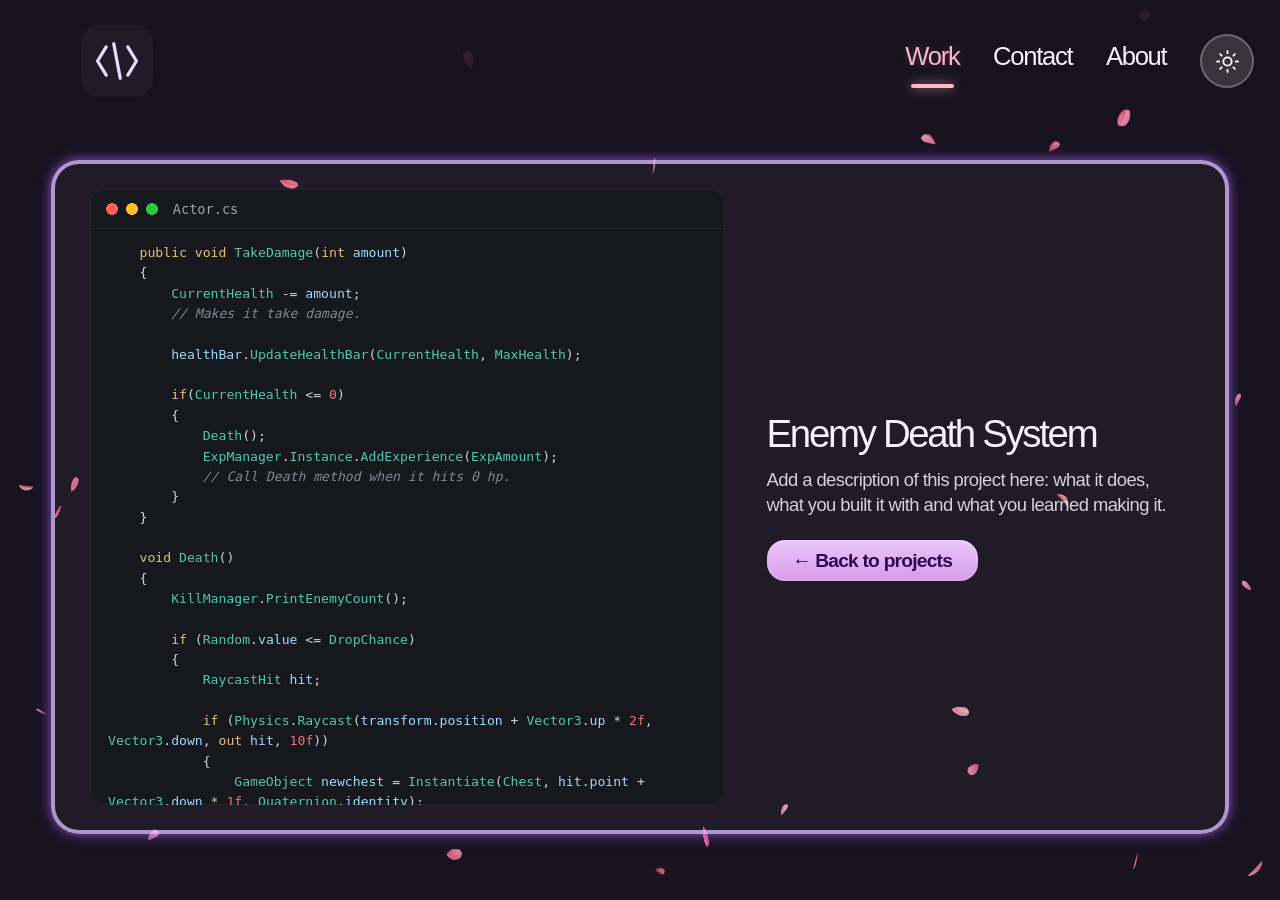
<file: projects/project-5.html>
<!doctype html>
<html lang="en">
  <head>
    <meta charset="utf-8">
    <meta name="viewport" content="width=device-width, initial-scale=1">
    <meta name="theme-color" content="#43006c">
    <title>Enemy Death System | Daniel Worden</title>
    <meta name="description" content="Enemy Death System, a Unity project by Daniel Worden">
    <link rel="stylesheet" href="../css/styles.css?v=20261013h">
  </head>
  <body>
    <canvas class="sakura-canvas" aria-hidden="true"></canvas>

    <header class="site-header">
      <div class="brand-wrap">
        <a class="home-button" href="../index.html" aria-label="Go to homepage">
          <svg viewBox="0 0 100 100" aria-hidden="true" focusable="false">
            <path d="M30 24L14 50L30 76M70 24L86 50L70 76M44 18L56 82"/>
          </svg>
        </a>
      </div>

      <nav class="site-nav" aria-label="Main navigation">
        <a class="nav-link is-current" href="../index.html#work" aria-current="page">Work</a>
        <a class="nav-link" href="../index.html#contact">Contact</a>
        <a class="nav-link" href="../index.html#about">About</a>
        <button class="settings-button" type="button" aria-label="Switch to light mode" title="Switch to light mode">
          <svg class="theme-icon" viewBox="0 0 24 24" aria-hidden="true" focusable="false">
            <circle class="sun-core" cx="12" cy="12" r="4" />
            <path class="sun-rays" d="M12 2v2m0 16v2M4.93 4.93l1.42 1.42m11.3 11.3 1.42 1.42M2 12h2m16 0h2M4.93 19.07l1.42-1.42m11.3-11.3 1.42-1.42" />
            <path class="moon-shape" d="M20.2 15.1A8.5 8.5 0 0 1 8.9 3.8 8.5 8.5 0 1 0 20.2 15.1Z" />
          </svg>
        </button>
      </nav>
    </header>

    <main>
      <section class="panel project-page">
        <article class="project-detail project-detail--split">
          <figure class="code-window">
            <figcaption><span class="code-dots" aria-hidden="true"></span>Actor.cs</figcaption>
            <pre tabindex="0"><code>    <span class="c-keyword">public</span> <span class="c-keyword">void</span> <span class="c-type">TakeDamage</span>(<span class="c-keyword">int</span> <span class="c-name">amount</span>)
    {
        <span class="c-type">CurrentHealth</span> -= <span class="c-name">amount</span>;
        <span class="c-comment">// Makes it take damage.</span>

        <span class="c-name">healthBar</span>.<span class="c-type">UpdateHealthBar</span>(<span class="c-type">CurrentHealth</span>, <span class="c-type">MaxHealth</span>);

        <span class="c-keyword">if</span>(<span class="c-type">CurrentHealth</span> &lt;= <span class="c-number">0</span>)
        {
            <span class="c-type">Death</span>();
            <span class="c-type">ExpManager</span>.<span class="c-type">Instance</span>.<span class="c-type">AddExperience</span>(<span class="c-type">ExpAmount</span>);
            <span class="c-comment">// Call Death method when it hits 0 hp.</span>
        }
    }

    <span class="c-keyword">void</span> <span class="c-type">Death</span>()
    {
        <span class="c-type">KillManager</span>.<span class="c-type">PrintEnemyCount</span>();

        <span class="c-keyword">if</span> (<span class="c-type">Random</span>.<span class="c-name">value</span> &lt;= <span class="c-type">DropChance</span>)
        {
            <span class="c-type">RaycastHit</span> <span class="c-name">hit</span>;

            <span class="c-keyword">if</span> (<span class="c-type">Physics</span>.<span class="c-type">Raycast</span>(<span class="c-name">transform</span>.<span class="c-name">position</span> + <span class="c-type">Vector3</span>.<span class="c-name">up</span> * <span class="c-number">2f</span>, <span class="c-type">Vector3</span>.<span class="c-name">down</span>, <span class="c-keyword">out</span> <span class="c-name">hit</span>, <span class="c-number">10f</span>))
            {
                <span class="c-type">GameObject</span> <span class="c-name">newchest</span> = <span class="c-type">Instantiate</span>(<span class="c-type">Chest</span>, <span class="c-name">hit</span>.<span class="c-name">point</span> + <span class="c-type">Vector3</span>.<span class="c-name">down</span> * <span class="c-number">1f</span>, <span class="c-type">Quaternion</span>.<span class="c-name">identity</span>);
                <span class="c-name">newchest</span>.<span class="c-type">SetActive</span>(<span class="c-number">true</span>);
            }
            <span class="c-keyword">else</span>
            {
                <span class="c-type">Instantiate</span>(<span class="c-type">Chest</span>, <span class="c-name">transform</span>.<span class="c-name">position</span>, <span class="c-type">Quaternion</span>.<span class="c-name">identity</span>);
            }
        }

        <span class="c-type">Destroy</span>(<span class="c-name">gameObject</span>);
    }

    <span class="c-keyword">private</span> <span class="c-keyword">void</span> <span class="c-type">OnDrawGizmos</span>()
    {
        <span class="c-type">Gizmos</span>.<span class="c-name">color</span> = <span class="c-type">Color</span>.<span class="c-name">red</span>;
        <span class="c-type">Gizmos</span>.<span class="c-type">DrawWireSphere</span>(<span class="c-name">transform</span>.<span class="c-name">position</span>, <span class="c-name">attackRange</span>);
        <span class="c-type">Gizmos</span>.<span class="c-name">color</span> = <span class="c-type">Color</span>.<span class="c-name">yellow</span>;
        <span class="c-type">Gizmos</span>.<span class="c-type">DrawWireSphere</span>(<span class="c-name">transform</span>.<span class="c-name">position</span>, <span class="c-name">aggroRange</span>);
    }
}</code></pre>
          </figure>
          <div class="project-text">
            <h1>Enemy Death System</h1>
            <p>
              Add a description of this project here: what it does, what you built it with and what
              you learned making it.
            </p>
            <a class="project-link" href="../index.html#work"><span>←</span> Back to projects</a>
          </div>
        </article>
      </section>
    </main>

    <script src="../js/theme.js?v=20261013h"></script>
    <script src="../js/sakura.js?v=20261013h"></script>
  </body>
</html>
</file>
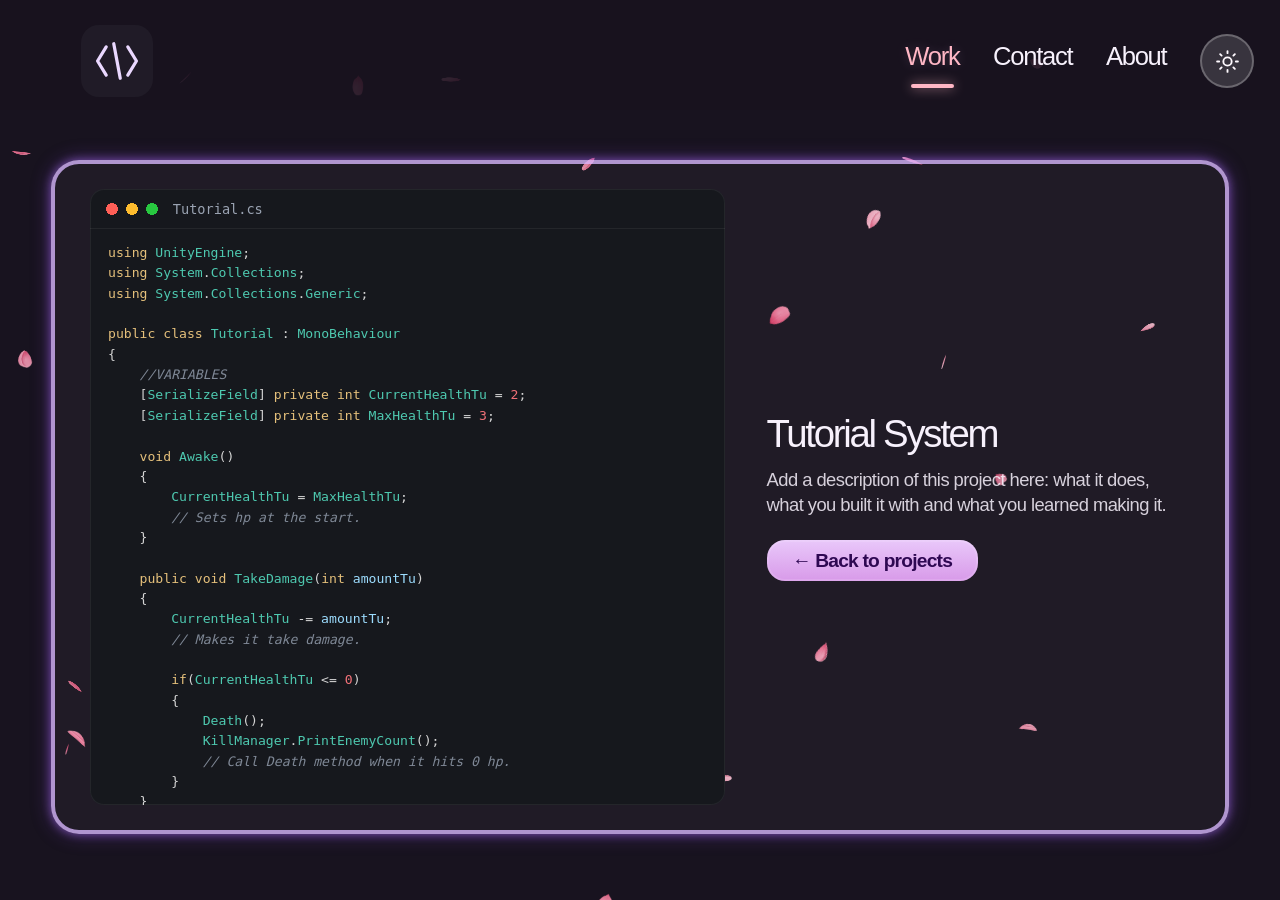
<file: projects/project-6.html>
<!doctype html>
<html lang="en">
  <head>
    <meta charset="utf-8">
    <meta name="viewport" content="width=device-width, initial-scale=1">
    <meta name="theme-color" content="#43006c">
    <title>Tutorial System | Daniel Worden</title>
    <meta name="description" content="Tutorial System, a Unity project by Daniel Worden">
    <link rel="stylesheet" href="../css/styles.css?v=20261013h">
  </head>
  <body>
    <canvas class="sakura-canvas" aria-hidden="true"></canvas>

    <header class="site-header">
      <div class="brand-wrap">
        <a class="home-button" href="../index.html" aria-label="Go to homepage">
          <svg viewBox="0 0 100 100" aria-hidden="true" focusable="false">
            <path d="M30 24L14 50L30 76M70 24L86 50L70 76M44 18L56 82"/>
          </svg>
        </a>
      </div>

      <nav class="site-nav" aria-label="Main navigation">
        <a class="nav-link is-current" href="../index.html#work" aria-current="page">Work</a>
        <a class="nav-link" href="../index.html#contact">Contact</a>
        <a class="nav-link" href="../index.html#about">About</a>
        <button class="settings-button" type="button" aria-label="Switch to light mode" title="Switch to light mode">
          <svg class="theme-icon" viewBox="0 0 24 24" aria-hidden="true" focusable="false">
            <circle class="sun-core" cx="12" cy="12" r="4" />
            <path class="sun-rays" d="M12 2v2m0 16v2M4.93 4.93l1.42 1.42m11.3 11.3 1.42 1.42M2 12h2m16 0h2M4.93 19.07l1.42-1.42m11.3-11.3 1.42-1.42" />
            <path class="moon-shape" d="M20.2 15.1A8.5 8.5 0 0 1 8.9 3.8 8.5 8.5 0 1 0 20.2 15.1Z" />
          </svg>
        </button>
      </nav>
    </header>

    <main>
      <section class="panel project-page">
        <article class="project-detail project-detail--split">
          <figure class="code-window">
            <figcaption><span class="code-dots" aria-hidden="true"></span>Tutorial.cs</figcaption>
            <pre tabindex="0"><code><span class="c-keyword">using</span> <span class="c-type">UnityEngine</span>;
<span class="c-keyword">using</span> <span class="c-type">System</span>.<span class="c-type">Collections</span>;
<span class="c-keyword">using</span> <span class="c-type">System</span>.<span class="c-type">Collections</span>.<span class="c-type">Generic</span>;

<span class="c-keyword">public</span> <span class="c-keyword">class</span> <span class="c-type">Tutorial</span> : <span class="c-type">MonoBehaviour</span>
{
    <span class="c-comment">//VARIABLES</span>
    [<span class="c-type">SerializeField</span>] <span class="c-keyword">private</span> <span class="c-keyword">int</span> <span class="c-type">CurrentHealthTu</span> = <span class="c-number">2</span>;
    [<span class="c-type">SerializeField</span>] <span class="c-keyword">private</span> <span class="c-keyword">int</span> <span class="c-type">MaxHealthTu</span> = <span class="c-number">3</span>;

    <span class="c-keyword">void</span> <span class="c-type">Awake</span>()
    {
        <span class="c-type">CurrentHealthTu</span> = <span class="c-type">MaxHealthTu</span>;
        <span class="c-comment">// Sets hp at the start.</span>
    }

    <span class="c-keyword">public</span> <span class="c-keyword">void</span> <span class="c-type">TakeDamage</span>(<span class="c-keyword">int</span> <span class="c-name">amountTu</span>)
    {
        <span class="c-type">CurrentHealthTu</span> -= <span class="c-name">amountTu</span>;
        <span class="c-comment">// Makes it take damage.</span>

        <span class="c-keyword">if</span>(<span class="c-type">CurrentHealthTu</span> &lt;= <span class="c-number">0</span>)
        {
            <span class="c-type">Death</span>();
            <span class="c-type">KillManager</span>.<span class="c-type">PrintEnemyCount</span>();
            <span class="c-comment">// Call Death method when it hits 0 hp.</span>
        }
    }

    <span class="c-keyword">void</span> <span class="c-type">Death</span>()
    {
        <span class="c-type">Destroy</span>(<span class="c-name">gameObject</span>);
        <span class="c-comment">// Death function</span>
        <span class="c-comment">// Temporary: Destroy Object</span>
    }
}</code></pre>
          </figure>
          <div class="project-text">
            <h1>Tutorial System</h1>
            <p>
              Add a description of this project here: what it does, what you built it with and what
              you learned making it.
            </p>
            <a class="project-link" href="../index.html#work"><span>←</span> Back to projects</a>
          </div>
        </article>
      </section>
    </main>

    <script src="../js/theme.js?v=20261013h"></script>
    <script src="../js/sakura.js?v=20261013h"></script>
  </body>
</html>
</file>
<file: css/styles.css>
﻿:root {
  color-scheme: dark;
  --bg: #18131f;
  --bg-deep: #21182b;
  --purple: #d9b8ff;
  --purple-strong: #ead8ff;
  --white: #f7f1fc;
  --muted: rgba(247,241,252,0.82);
  --outline: rgba(217, 184, 255, 0.78);
  --card-bg: rgba(255,255,255,0.035);
  --pink-card: #e7bbf0;
  --gear-bg: rgba(255,255,255,0.14);
  --header-bg: rgba(24,19,31,0.88);
  --surface: #30263a;
  --surface-strong: #3a2d45;
  --surface-text: #fffaff;
  --surface-border: rgba(255,255,255,0.25);
  --preview-bg: rgba(255,255,255,0.08);
  --control-bg: rgba(255,255,255,0.14);
  --control-ink: #fffaff;
}

:root[data-theme="light"] {
  color-scheme: light;
  --bg: #f5f0f8;
  --bg-deep: #e9dff0;
  --purple: #633482;
  --purple-strong: #47245f;
  --white: #261b2c;
  --muted: rgba(38,27,44,0.78);
  --outline: rgba(99, 52, 130, 0.62);
  --card-bg: rgba(255,255,255,0.42);
  --header-bg: rgba(245,240,248,0.9);
  --surface: #d9c5e5;
  --surface-strong: #ccb2db;
  --surface-text: #281b30;
  --surface-border: rgba(70,36,95,0.22);
  --preview-bg: rgba(255,255,255,0.55);
  --control-bg: rgba(99,52,130,0.12);
  --control-ink: #47245f;
}

* {
  box-sizing: border-box;
}

html {
  scroll-behavior: smooth;
  scrollbar-width: none;
}

html::-webkit-scrollbar {
  display: none;
}

body {
  margin: 0;
  min-width: 320px;
  min-height: 100vh;
  background: var(--bg);
  color: var(--white);
  font-family: "Segoe UI", Tahoma, Geneva, Verdana, sans-serif;
  overflow-x: hidden;
}

img,
svg {
  display: block;
  max-width: 100%;
}

button,
a {
  font: inherit;
}

main {
  position: relative;
  z-index: 1;
}

.sakura-canvas {
  position: fixed;
  inset: 0;
  z-index: 0;
  width: 100%;
  height: 100%;
  pointer-events: none;
}

.site-header {
  position: sticky;
  top: 0;
  z-index: 20;
  display: flex;
  align-items: center;
  justify-content: space-between;
  height: 110px;
  padding: 12px 18px 0 16px;
  background: var(--header-bg);
}

.brand-wrap {
  display: flex;
  align-items: center;
  justify-content: center;
  min-width: 190px;
  height: 70px;
  margin-left: 6px;
}

.home-button {
  position: relative;
  display: inline-flex;
  align-items: center;
  justify-content: center;
  width: 72px;
  height: 72px;
  color: var(--purple-strong);
  text-decoration: none;
  border-radius: 18px;
  background: rgba(255,255,255,0.04);
  transition: transform 180ms ease, color 180ms ease;
}

.home-button svg {
  width: 54px;
  height: 54px;
  transition: filter 180ms ease;
}

.home-button.is-current,
.home-button[aria-current="page"] {
  color: #ffb7c5;
}

.home-button.is-current svg,
.home-button[aria-current="page"] svg {
  filter: drop-shadow(0 0 6px rgba(255, 183, 197, 0.7));
}

.home-button path {
  fill: none;
  stroke: currentColor;
  stroke-width: 6;
  stroke-linecap: round;
  stroke-linejoin: round;
}

.home-button.is-current::after,
.home-button[aria-current="page"]::after {
  content: "";
  position: absolute;
  left: 50%;
  bottom: 8px;
  width: 36px;
  height: 3px;
  border-radius: 999px;
  background: #ffb7c5;
  box-shadow: 0 0 12px rgba(255, 183, 197, 0.7);
  transform: translateX(-50%);
}

.home-button:hover,
.home-button:focus-visible {
  color: #ffb7c5;
}

.home-button:hover svg,
.home-button:focus-visible svg {
  filter: drop-shadow(0 0 8px rgba(255, 183, 197, 0.75));
}

.site-nav {
  display: flex;
  align-items: center;
  gap: 2.1rem;
  margin-right: 8px;
}

.nav-link {
  position: relative;
  color: var(--white);
  text-decoration: none;
  font-size: clamp(1.3rem, 2vw, 2.3rem);
  line-height: 1;
  letter-spacing: -0.05em;
  font-weight: 500;
  padding-bottom: 0.35em;
  transition: transform 180ms ease, color 180ms ease, text-shadow 180ms ease;
}

.nav-link:hover,
.nav-link:focus-visible {
  color: #ffb7c5;
  text-shadow: 0 0 12px rgba(255, 183, 197, 0.65);
}

.nav-link.is-current,
.nav-link[aria-current="page"] {
  color: #ffb7c5;
  text-shadow: 0 0 12px rgba(255, 213, 255, 0.18);
}

.nav-link.is-current::after,
.nav-link[aria-current="page"]::after {
  content: "";
  position: absolute;
  left: 10%;
  right: 10%;
  bottom: -10px;
  height: 4px;
  border-radius: 999px;
  background: #ffb7c5;
  box-shadow: 0 0 12px rgba(255, 183, 197, 0.7);
}

.settings-button {
  width: 54px;
  height: 54px;
  border: 0;
  border-radius: 50%;
  background: var(--control-bg);
  display: inline-flex;
  align-items: center;
  justify-content: center;
  cursor: pointer;
  box-shadow: inset 0 0 0 2px var(--surface-border);
  transition: transform 180ms ease, background 180ms ease, box-shadow 180ms ease;
}

.settings-button:hover,
.settings-button:focus-visible {
  background: var(--surface-strong);
  box-shadow: inset 0 0 0 2px var(--surface-border), 0 0 14px rgba(255, 183, 197, 0.7);
}

.theme-icon {
  width: 25px;
  height: 25px;
  fill: none;
  stroke: var(--control-ink);
  stroke-width: 1.8;
  stroke-linecap: round;
  stroke-linejoin: round;
}

.moon-shape {
  display: none;
}

:root[data-theme="light"] .sun-core,
:root[data-theme="light"] .sun-rays {
  display: none;
}

:root[data-theme="light"] .moon-shape {
  display: block;
}

.panel {
  min-height: calc(100vh - 110px);
  padding-top: 2.2rem;
  /* Jumping to a section (#home, #work...) stops below the sticky header, not behind it. */
  scroll-margin-top: 110px;
}

/* Only as tall as the intro, so the work section is already in view when the site opens. */
.home-panel {
  display: flex;
  flex-direction: column;
  align-items: center;
  justify-content: center;
  min-height: 0;
  /* Same space above the card as below it, counting the work section's own top padding. */
  padding: clamp(2rem, 7vh, 4.5rem) 0 clamp(0.8rem, calc(7vh - 1.2rem), 3.3rem);
}

.hero-card {
  width: min(760px, 72vw);
  min-height: 235px;
  display: flex;
  flex-direction: column;
  justify-content: center;
  padding: 2.25rem 2.8rem;
  border: 4px solid var(--outline);
  border-radius: 22px;
  background: var(--card-bg);
  margin-top: 0;
}

.hero-card h1 {
  margin: 0;
  text-align: center;
  font-size: clamp(2.8rem, 2.8vw, 4.3rem);
  line-height: 1.1;
  letter-spacing: -0.06em;
  font-weight: 500;
  color: var(--white);
}

.hero-card h1 span {
  color: #ffb7c5;
}

.hero-card p {
  margin: 0.9rem auto 0;
  max-width: 620px;
  text-align: center;
  font-size: clamp(1.6rem, 2vw, 3rem);
  line-height: 1.18;
  letter-spacing: -0.05em;
  color: var(--white);
}

.hero-card p .glow-word {
  text-shadow: 0 0 8px var(--purple), 0 0 18px var(--purple);
}

:root[data-theme="light"] .hero-card h1 span {
  color: var(--purple);
}

.work-panel {
  display: flex;
  flex-direction: column;
  align-items: center;
  justify-content: flex-start;
  padding-top: 1.2rem;
}

.section-title {
  margin: 0;
  color: var(--purple);
  font-size: clamp(3.2rem, 3.8vw, 5.8rem);
  line-height: 1;
  letter-spacing: -0.08em;
  font-weight: 500;
}

.section-title span {
  font-weight: 700;
}

.section-title .pro-highlight {
  color: #fff;
  text-shadow: 0 0 8px rgba(255, 255, 255, 0.9), 0 0 18px rgba(255, 255, 255, 0.55);
}

:root[data-theme="light"] .section-title .pro-highlight {
  color: #000;
  text-shadow: 0 0 8px rgba(0, 0, 0, 0.9), 0 0 18px rgba(0, 0, 0, 0.55);
}

.project-grid {
  width: min(1180px, 88vw);
  margin-top: 1.4rem;
  display: grid;
  grid-template-columns: repeat(3, minmax(0, 1fr));
  gap: 1.6rem 2rem;
}

.project-card {
  width: 100%;
  min-height: 300px;
  padding: 0.8rem 1rem 1rem;
  border: 4px solid var(--outline);
  border-radius: 28px;
  background: var(--card-bg);
  box-shadow: 0 0 10px rgba(177, 117, 255, 0.55), 0 0 20px rgba(145, 78, 235, 0.35);
  display: flex;
  flex-direction: column;
  align-items: center;
  justify-content: flex-start;
}

.project-preview {
  width: 100%;
  min-height: 160px;
  border: 1px solid var(--surface-border);
  border-radius: 12px;
  background: var(--preview-bg);
  display: flex;
  align-items: center;
  justify-content: center;
  padding: 0.6rem;
}

.project-label {
  margin-top: 0.8rem;
  font-size: clamp(1.8rem, 1.8vw, 2.7rem);
  line-height: 1.2;
  letter-spacing: -0.04em;
  color: var(--white);
}

.project-link {
  display: block;
  width: min(100%, 260px);
  text-align: center;
  text-decoration: none;
  margin-top: 1rem;
  padding: 0.7rem 1rem;
  border: 0;
  border-radius: 18px;
  background: linear-gradient(180deg, #e9c8fa 0%, #d89ae9 100%);
  color: #2e0852;
  font-size: clamp(1.35rem, 1.6vw, 2.3rem);
  font-weight: 700;
  letter-spacing: -0.04em;
  cursor: pointer;
  box-shadow: inset 0 0 0 2px rgba(255,255,255,0.12);
  transition: transform 180ms ease, filter 180ms ease;
}

.project-link:hover,
.project-link:focus-visible {
  filter: drop-shadow(0 0 10px rgba(255, 183, 197, 0.75));
}

/* A project's own page, reached only from its card's View Project link. */
.project-page {
  display: flex;
  align-items: center;
  justify-content: center;
  padding: 2rem 0 3rem;
}

.project-detail {
  width: min(860px, 88vw);
  padding: 1rem 1.2rem 1.6rem;
  border: 4px solid var(--outline);
  border-radius: 28px;
  background: var(--card-bg);
  box-shadow: 0 0 10px rgba(177, 117, 255, 0.55), 0 0 20px rgba(145, 78, 235, 0.35);
  display: flex;
  flex-direction: column;
  align-items: center;
  text-align: center;
}

.project-detail .project-preview {
  height: auto;
  min-height: clamp(180px, 34vh, 340px);
}

.project-detail h1 {
  margin: 1.2rem 0 0;
  color: var(--white);
  font-size: clamp(2.4rem, 2.6vw, 3.6rem);
  line-height: 1.1;
  letter-spacing: -0.06em;
  font-weight: 500;
}

.project-detail p {
  max-width: 620px;
  margin: 0.8rem auto 0;
  color: var(--white);
  font-size: clamp(1.15rem, 1.2vw, 1.5rem);
  line-height: 1.35;
  letter-spacing: -0.03em;
  opacity: 0.85;
}

.project-detail .project-link {
  width: auto;
  margin-top: 1.4rem;
  padding: 0.6rem 1.6rem;
  font-size: clamp(1.2rem, 1.3vw, 1.7rem);
  white-space: nowrap;
}

/* A project page with a screenshot: the picture on the left, unframed, and the text beside it. */
.project-detail--split {
  width: min(1320px, 92vw);
  padding: 1.6rem 2.2rem;
  flex-direction: row;
  gap: 2.6rem;
  text-align: left;
}

/* Real, selectable code in an editor-style window, so it stays sharp and readable. */
.code-window {
  flex: 1.5;
  min-width: 0;
  margin: 0;
  border-radius: 14px;
  background: #16181d;
  box-shadow: inset 0 0 0 1px rgba(255, 255, 255, 0.06);
  overflow: hidden;
  text-align: left;
}

.code-window figcaption {
  display: flex;
  align-items: center;
  gap: 0.9rem;
  padding: 0.7rem 1rem;
  border-bottom: 1px solid rgba(255, 255, 255, 0.06);
  color: #9aa3b2;
  font-family: Consolas, "Cascadia Code", Menlo, monospace;
  font-size: 0.85rem;
  letter-spacing: 0;
}

.code-dots {
  width: 52px;
  height: 12px;
  background:
    radial-gradient(circle 6px at 6px 6px, #ff5f57 98%, transparent) 0 0 / 20px 12px no-repeat,
    radial-gradient(circle 6px at 6px 6px, #febc2e 98%, transparent) 20px 0 / 20px 12px no-repeat,
    radial-gradient(circle 6px at 6px 6px, #28c840 98%, transparent) 40px 0 / 20px 12px no-repeat;
}

.code-window pre {
  max-height: min(64vh, 620px);
  margin: 0;
  padding: 0.9rem 1.1rem 1.1rem;
  overflow: auto;
  color: #d4d4d4;
  font-family: Consolas, "Cascadia Code", Menlo, monospace;
  font-size: clamp(0.82rem, 0.9vw, 1rem);
  line-height: 1.55;
  letter-spacing: 0;
  white-space: pre-wrap;
  overflow-wrap: anywhere;
  tab-size: 4;
}

.code-window pre:focus-visible {
  outline: 2px solid var(--outline);
  outline-offset: -2px;
}

.c-keyword { color: #e5c07b; }
.c-type { color: #4ec9b0; }
.c-name { color: #9cdcfe; }
.c-number { color: #f07178; }
.c-comment { color: #7f8896; font-style: italic; }
.c-string { color: #ce9178; }

/* A homepage card's glimpse of its project's code, fading out towards the bottom. */
.code-preview {
  /* Same height as the drawn previews: a 150px drawing plus padding and border. */
  height: calc(150px + 1.2rem + 2px);
  align-items: flex-start;
  justify-content: flex-start;
  overflow: hidden;
  border-color: rgba(255, 255, 255, 0.06);
  background: #16181d;
}

.code-preview pre {
  margin: 0;
  color: #d4d4d4;
  font-family: Consolas, "Cascadia Code", Menlo, monospace;
  font-size: 0.62rem;
  line-height: 1.5;
  letter-spacing: 0;
  white-space: pre;
  text-align: left;
  -webkit-mask-image: linear-gradient(180deg, #000 60%, transparent);
  mask-image: linear-gradient(180deg, #000 60%, transparent);
}

.project-text {
  flex: 1;
  display: flex;
  flex-direction: column;
  align-items: flex-start;
}

.project-detail--split h1 {
  margin-top: 0;
}

.project-detail--split p {
  margin-left: 0;
}

.contact-panel {
  display: flex;
  flex-direction: column;
  align-items: center;
  justify-content: flex-start;
  padding-top: 1.3rem;
}

.contact-card {
  width: min(820px, 72vw);
  min-height: 330px;
  margin-top: 9rem;
  padding: 2rem 2.25rem;
  background: var(--surface);
  border-radius: 10px;
  display: flex;
  flex-direction: column;
  justify-content: center;
  gap: 1.2rem;
}

.contact-row {
  width: min(520px, 74%);
  display: flex;
  align-items: center;
  justify-content: center;
  gap: 1.25rem;
  margin: 0 auto;
  color: var(--surface-text);
  font-size: clamp(1.5rem, 2vw, 3rem);
  line-height: 1.2;
  letter-spacing: -0.05em;
  text-decoration: none;
  transition: transform 180ms ease, color 180ms ease, text-shadow 180ms ease;
}

.contact-row:hover,
.contact-row:focus-visible {
  color: #ffb7c5;
  text-shadow: 0 0 12px rgba(255, 183, 197, 0.65);
}

.contact-row:hover .contact-icon,
.contact-row:focus-visible .contact-icon,
.contact-row:hover .linkedin-mark,
.contact-row:focus-visible .linkedin-mark {
  filter: drop-shadow(0 0 8px rgba(255, 183, 197, 0.75));
}

.contact-icon {
  width: 68px;
  height: 68px;
  flex: 0 0 68px;
  color: var(--control-ink);
  transition: filter 180ms ease;
}

.mail-icon {
  width: 72px;
  height: 72px;
  flex-basis: 72px;
}

.linkedin-mark {
  width: 70px;
  height: 70px;
  display: inline-flex;
  align-items: center;
  justify-content: center;
  border-radius: 12px;
  background: #0e7ac4;
  color: white;
  font-size: 2.8rem;
  line-height: 1;
  font-weight: 700;
  font-family: Arial, Helvetica, sans-serif;
  transition: filter 180ms ease;
}

.about-panel {
  display: grid;
  grid-template-columns: minmax(170px, 270px) minmax(0, 1.4fr) minmax(170px, 350px);
  align-items: start;
  gap: 1.5rem 2rem;
  padding: 1.2rem 2rem 2rem;
}

.about-content {
  display: flex;
  flex-direction: column;
  align-items: center;
  margin-top: 0;
}

.about-title {
  font-size: clamp(3.3rem, 3.8vw, 6rem);
  margin: 0;
  transform: translateY(-0.2rem);
}

.portrait-frame {
  display: flex;
  justify-content: center;
  align-items: center;
}

.portrait-photo {
  width: min(230px, 100%);
  aspect-ratio: 1;
  border-radius: 50%;
  border: 5px solid rgba(245, 207, 255, 0.9);
  object-fit: cover;
  object-position: center 38%;
}

.about-content {
  display: flex;
  flex-direction: column;
  align-items: center;
}

.about-card {
  width: min(820px, 100%);
  margin-top: 1.4rem;
  background: rgba(236, 194, 240, 0.75);
  border-radius: 10px;
  padding: 1.7rem 2.2rem;
}

.about-card p {
  margin: 0;
  color: #000;
  font-size: clamp(1.5rem, 1.8vw, 2.65rem);
  line-height: 1.35;
  letter-spacing: -0.05em;
}

.home-link {
  margin-top: 1.8rem;
  padding: 0;
  border: 0;
  background: transparent;
  color: var(--purple);
  font-size: clamp(2.2rem, 2.8vw, 3.8rem);
  line-height: 1;
  letter-spacing: -0.05em;
  text-align: center;
  cursor: pointer;
  transition: transform 180ms ease, color 180ms ease, text-shadow 180ms ease;
}

.home-link:hover,
.home-link:focus-visible {
  color: #ffb7c5;
  text-shadow: 0 0 14px rgba(255, 183, 197, 0.75);
}

.home-button:hover,
.home-button:focus-visible,
.nav-link:hover,
.nav-link:focus-visible,
.contact-row:hover,
.contact-row:focus-visible,
.settings-button:hover,
.settings-button:focus-visible,
.project-link:hover,
.project-link:focus-visible,
.home-link:hover,
.home-link:focus-visible {
  transform: translateY(-3px) scale(1.03);
}

.cat-stage {
  display: grid;
  grid-template-columns: repeat(2, minmax(0, 1fr));
  align-items: center;
  justify-items: center;
  gap: 1.5rem;
  width: 100%;
}

.cat-photo {
  width: min(100%, 160px);
  aspect-ratio: 1;
  border: 4px solid var(--outline);
  border-radius: 50%;
  object-fit: cover;
}

.shadow-photo {
  object-position: center 43%;
}

.stormy-photo {
  object-position: center 50%;
}

.now-playing {
  position: fixed;
  right: 16px;
  bottom: 16px;
  z-index: 30;
  width: min(340px, calc(100vw - 32px));
  padding: 0.9rem 1rem 0.85rem;
  display: grid;
  grid-template-columns: 52px minmax(0, 1fr) auto;
  align-items: center;
  gap: 0.6rem 0.8rem;
  border: 3px solid var(--outline);
  border-radius: 20px;
  background: var(--surface);
  color: var(--surface-text);
  box-shadow: 0 0 10px rgba(177, 117, 255, 0.55), 0 0 20px rgba(145, 78, 235, 0.35);
  opacity: 0;
  visibility: hidden;
  transform: translateY(16px);
  transition: opacity 220ms ease, transform 220ms ease, visibility 0s linear 220ms;
}

.now-playing.is-open {
  opacity: 1;
  visibility: visible;
  transform: none;
  transition: opacity 220ms ease, transform 220ms ease;
}

.now-playing p {
  margin: 0;
}

.now-playing-art {
  width: 52px;
  height: 52px;
  display: flex;
  align-items: center;
  justify-content: center;
  overflow: hidden;
  border-radius: 14px;
  background: linear-gradient(180deg, #e9c8fa 0%, #d89ae9 100%);
}

.now-playing-cover {
  display: none;
  width: 100%;
  height: 100%;
  object-fit: cover;
}

.now-playing.has-cover .now-playing-cover {
  display: block;
}

.now-playing.has-cover .now-playing-art svg {
  display: none;
}

.now-playing-art svg {
  width: 28px;
  height: 28px;
  fill: none;
  stroke: #2e0852;
  stroke-width: 2;
  stroke-linecap: round;
  stroke-linejoin: round;
}

.now-playing-info {
  min-width: 0;
}

.now-playing-label {
  font-size: 0.72rem;
  letter-spacing: 0.08em;
  text-transform: uppercase;
  opacity: 0.75;
}

.now-playing-title {
  font-size: 1.1rem;
  font-weight: 700;
  line-height: 1.2;
  color: #ffb7c5;
}

.now-playing-artist {
  font-size: 0.95rem;
}

:root[data-theme="light"] .now-playing-title {
  color: var(--purple);
}

.now-playing-controls {
  display: flex;
  gap: 0.4rem;
}

.now-playing-controls button {
  width: 38px;
  height: 38px;
  padding: 0;
  border: 0;
  border-radius: 50%;
  display: inline-flex;
  align-items: center;
  justify-content: center;
  background: var(--control-bg);
  color: var(--control-ink);
  cursor: pointer;
  box-shadow: inset 0 0 0 2px var(--surface-border);
  transition: transform 180ms ease, box-shadow 180ms ease;
}

.now-playing-controls button:hover,
.now-playing-controls button:focus-visible {
  transform: scale(1.06);
  box-shadow: inset 0 0 0 2px var(--surface-border), 0 0 12px rgba(255, 183, 197, 0.7);
}

.now-playing-controls svg {
  width: 18px;
  height: 18px;
}

.now-playing-toggle svg {
  fill: currentColor;
}

/* Only shown for playlists with more than one song. */
.now-playing-controls .now-playing-skip {
  display: none;
}

.now-playing.has-queue .now-playing-skip {
  display: inline-flex;
}

.now-playing-skip svg {
  fill: currentColor;
}

.now-playing-close svg {
  fill: none;
  stroke: currentColor;
  stroke-width: 2.4;
  stroke-linecap: round;
}

.now-playing-toggle .pause-icon,
.now-playing.is-playing .now-playing-toggle .play-icon {
  display: none;
}

.now-playing.is-playing .now-playing-toggle .pause-icon {
  display: block;
}

.now-playing-progress {
  grid-column: 1 / -1;
  display: flex;
  align-items: center;
  gap: 0.6rem;
  font-size: 0.8rem;
  font-variant-numeric: tabular-nums;
}

.now-playing-bar {
  flex: 1;
  height: 5px;
  border-radius: 999px;
  background: var(--surface-border);
  overflow: hidden;
}

.now-playing-bar span {
  display: block;
  width: 0;
  height: 100%;
  border-radius: inherit;
  background: linear-gradient(90deg, #d89ae9 0%, #ffb7c5 100%);
}

.now-playing-credits,
.now-playing-rights {
  grid-column: 1 / -1;
  font-size: 0.74rem;
  line-height: 1.4;
  opacity: 0.85;
}

.now-playing-rights a {
  color: inherit;
  font-weight: 700;
}

.now-playing-rights a:hover,
.now-playing-rights a:focus-visible {
  color: #ffb7c5;
}

:root[data-theme="light"] .now-playing-rights a:hover,
:root[data-theme="light"] .now-playing-rights a:focus-visible {
  color: var(--purple);
}

@media (max-width: 380px) {
  .now-playing {
    grid-template-columns: 40px minmax(0, 1fr) auto;
    gap: 0.6rem;
    padding: 0.8rem 0.85rem;
  }

  .now-playing-art {
    width: 40px;
    height: 40px;
  }

  .now-playing-art svg {
    width: 22px;
    height: 22px;
  }

  .now-playing-controls button {
    width: 34px;
    height: 34px;
  }
}

/* Shorter laptop screens: shrink the project cards with the screen height so both rows
   of the Programming section still fit below the header. */
@media (min-width: 1101px) and (max-height: 940px) {
  .work-panel {
    justify-content: center;
    padding: 0.8rem 0;
  }

  .work-panel .section-title {
    font-size: clamp(2.6rem, 7.5vh, 5.8rem);
  }

  .project-grid {
    margin-top: 1rem;
    gap: 1.1rem 1.6rem;
  }

  .project-card {
    min-height: 0;
    padding: 0.6rem 0.8rem 0.8rem;
  }

  .project-preview {
    min-height: 0;
    height: clamp(90px, 18vh, 180px);
  }

  .project-label {
    margin-top: 0.5rem;
    font-size: clamp(1.35rem, 3.4vh, 2.7rem);
  }

  .project-link {
    margin-top: 0.6rem;
    padding: 0.45rem 1rem;
    font-size: clamp(1.1rem, 2.8vh, 2.3rem);
  }
}

@media (max-width: 1100px) {
  .project-grid {
    grid-template-columns: repeat(2, minmax(0, 1fr));
  }

  .about-panel {
    grid-template-columns: 1fr;
  }

  .portrait-frame {
    order: 1;
  }

  .about-content {
    order: 0;
  }

  .cat-stage {
    order: 2;
  }
}

@media (max-width: 760px) {
  .site-header {
    height: 86px;
    padding: 10px 10px 0 8px;
  }

  .panel {
    scroll-margin-top: 86px;
  }

  .brand-wrap {
    min-width: 130px;
  }

  .home-button {
    font-size: 1.7rem;
  }

  .home-button::before,
  .home-button::after {
    width: 52px;
  }

  .site-nav {
    gap: 0.9rem;
    margin-right: 0;
  }

  .nav-link {
    font-size: 1rem;
  }

  .settings-button {
    width: 42px;
    height: 42px;
  }

  .project-detail--split {
    flex-direction: column;
    padding: 1.2rem 1.1rem 1.6rem;
    gap: 1.2rem;
    text-align: center;
  }

  .project-detail--split .project-text {
    align-items: center;
  }

  .project-detail--split p {
    margin-left: auto;
  }

  .hero-card {
    width: min(92vw, 680px);
    padding: 1.65rem 1.1rem;
  }

  .project-grid {
    width: min(92vw, 520px);
    grid-template-columns: 1fr;
  }

  .contact-card {
    width: min(92vw, 620px);
    padding: 1.5rem 1rem;
  }

  .contact-row {
    width: 100%;
    gap: 0.8rem;
  }

  .contact-icon {
    width: 52px;
    height: 52px;
    flex-basis: 52px;
  }

  .mail-icon {
    width: 58px;
    height: 58px;
    flex-basis: 58px;
  }

  .linkedin-mark {
    width: 52px;
    height: 52px;
    font-size: 2rem;
  }

  .about-card {
    padding: 1.4rem 1rem;
  }
}

@media (prefers-reduced-motion: reduce) {
  .home-button,
  .home-button svg,
  .nav-link,
  .settings-button,
  .project-link,
  .home-link,
  .contact-row,
  .contact-icon,
  .linkedin-mark,
  .now-playing-controls button {
    transition: none;
  }

  .now-playing,
  .now-playing.is-open {
    transform: none;
  }

  .home-button:hover,
  .home-button:focus-visible,
  .nav-link:hover,
  .nav-link:focus-visible,
  .settings-button:hover,
  .settings-button:focus-visible,
  .project-link:hover,
  .project-link:focus-visible,
  .home-link:hover,
  .home-link:focus-visible,
  .contact-row:hover,
  .contact-row:focus-visible,
  .now-playing-controls button:hover,
  .now-playing-controls button:focus-visible {
    transform: none;
  }
}
</file>
